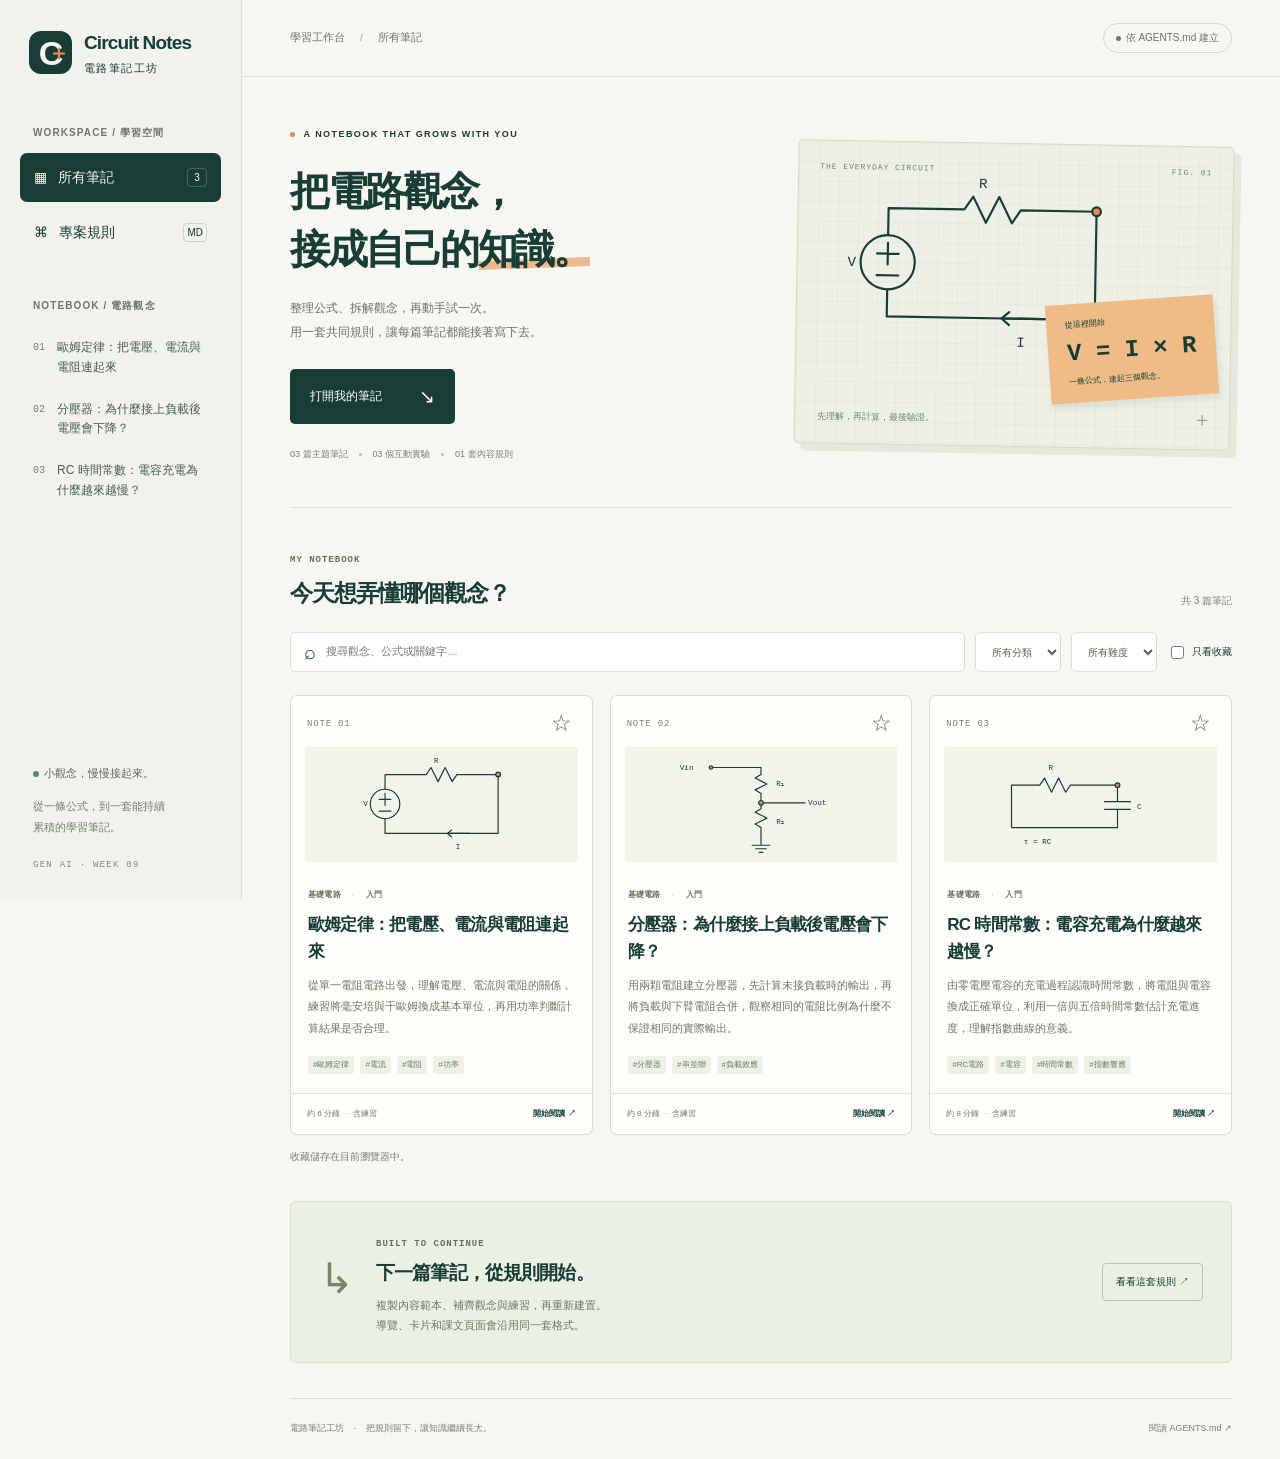
<file: docs/index.html>
<!doctype html>
<html lang="zh-Hant"><head><meta charset="utf-8"><meta name="viewport" content="width=device-width, initial-scale=1">
<title>所有筆記｜Circuit Notes 電路筆記工坊</title><meta name="description" content="用一致的規則，整理可持續擴充的電路學習筆記。">
<meta name="theme-color" content="#173d35"><link rel="icon" href="assets/favicon.svg" type="image/svg+xml">
<link rel="stylesheet" href="assets/styles.css"><script defer src="assets/app.js"></script></head>
<body><a class="skip-link" href="#main">跳至主要內容</a>
<aside class="sidebar"><a class="brand" href="index.html" aria-label="Circuit Notes 首頁"><span class="brand-symbol">C<span>＋</span></span><span>Circuit Notes<small>電路筆記工坊</small></span></a>
<span class="nav-label">WORKSPACE / 學習空間</span><nav aria-label="主要導覽"><a class="nav-main active" href="index.html" aria-current="page"><span aria-hidden="true">▦</span>所有筆記<span class="count">3</span></a><a class="nav-main " href="rules.html"><span aria-hidden="true">⌘</span>專案規則<span class="tiny">MD</span></a></nav>
<span class="nav-label notes-label">NOTEBOOK / 電路觀念</span><nav aria-label="課文導覽"><a href="lessons/ohms-law.html" class="lesson-nav " ><span>01</span>歐姆定律：把電壓、電流與電阻連起來</a><a href="lessons/voltage-divider.html" class="lesson-nav " ><span>02</span>分壓器：為什麼接上負載後電壓會下降？</a><a href="lessons/rc-time-constant.html" class="lesson-nav " ><span>03</span>RC 時間常數：電容充電為什麼越來越慢？</a></nav>
<div class="sidebar-bottom"><span class="status-dot"></span>小觀念，慢慢接起來。<p>從一條公式，到一套能持續<br>累積的學習筆記。</p><span class="edition">GEN AI · WEEK 09</span></div></aside>
<div class="workspace"><header class="topbar"><span>學習工作台 <b>/</b> 所有筆記</span><a href="rules.html" class="rules-pill"><i></i>依 AGENTS.md 建立</a></header>
<main id="main"><section class="hero"><div class="hero-copy"><span class="kicker"><i></i> A NOTEBOOK THAT GROWS WITH YOU</span><h1>把電路觀念，<br>接成自己的<span>知識。</span></h1><p>整理公式、拆解觀念，再動手試一次。<br>用一套共同規則，讓每篇筆記都能接著寫下去。</p><a href="#notebook" class="primary-button">打開我的筆記 <span>↘</span></a><div class="hero-meta"><span>03 篇主題筆記</span><i></i><span>03 個互動實驗</span><i></i><span>01 套內容規則</span></div></div>
<div class="hero-board"><div class="board-top"><span>THE EVERYDAY CIRCUIT</span><span>FIG. 01</span></div><svg viewBox="0 0 320 180" role="img" aria-label="電壓源與電阻串聯的歐姆定律電路"><path d="M65 65V40h70l8-12 12 24 12-24 12 24 8-12h70v100H65v-25"/><circle cx="65" cy="90" r="25"/><path d="M55 82h20m-10-10v20m-10 10h20"/><path d="M209 140h-38m7-6-7 6 7 6"/><text x="28" y="94">V</text><text x="148" y="20">R</text><text x="185" y="166">I</text><circle cx="257" cy="40" r="4" class="node"/></svg><div class="formula-sticker"><small>從這裡開始</small><strong>V = I × R</strong><span>一條公式，連起三個觀念。</span></div><span class="board-caption">先理解，再計算，最後驗證。</span><div class="board-plus" aria-hidden="true">＋</div></div></section>
<section id="notebook" class="notebook-section"><div class="section-title"><div><span class="eyebrow">MY NOTEBOOK</span><h2>今天想弄懂哪個觀念？</h2></div><span id="result-count" class="result-count" role="status">共 3 篇筆記</span></div>
<div class="filters"><label class="search-field"><span aria-hidden="true">⌕</span><input id="search" type="search" aria-label="搜尋筆記" placeholder="搜尋觀念、公式或關鍵字…"></label><label class="select-field"><span class="sr-only">分類</span><select id="category"><option value="">所有分類</option><option>基礎電路</option></select></label><label class="select-field"><span class="sr-only">難度</span><select id="difficulty"><option value="">所有難度</option><option>入門</option><option>進階</option></select></label><label class="saved-filter"><input id="saved-only" type="checkbox">只看收藏</label></div>
<div class="note-grid"><article class="note-card" data-search="歐姆定律：把電壓、電流與電阻連起來 從單一電阻電路出發，理解電壓、電流與電阻的關係，練習將毫安培與千歐姆換成基本單位，再用功率判斷計算結果是否合理。 基礎電路 歐姆定律 電流 電阻 功率" data-category="基礎電路" data-difficulty="入門" data-slug="ohms-law">
<div class="card-head"><span class="note-number">NOTE 01</span><button class="bookmark" data-bookmark="ohms-law" aria-label="收藏：歐姆定律：把電壓、電流與電阻連起來" aria-pressed="false"><span aria-hidden="true">☆</span></button></div>
<a class="diagram-link" href="lessons/ohms-law.html" aria-label="閱讀歐姆定律：把電壓、電流與電阻連起來"><svg viewBox="0 0 320 180" role="img" aria-label="電壓源與電阻串聯的歐姆定律電路"><path d="M65 65V40h70l8-12 12 24 12-24 12 24 8-12h70v100H65v-25"/><circle cx="65" cy="90" r="25"/><path d="M55 82h20m-10-10v20m-10 10h20"/><path d="M209 140h-38m7-6-7 6 7 6"/><text x="28" y="94">V</text><text x="148" y="20">R</text><text x="185" y="166">I</text><circle cx="257" cy="40" r="4" class="node"/></svg></a>
<div class="card-body"><span class="eyebrow">基礎電路 <b>·</b> 入門</span><h3><a href="lessons/ohms-law.html">歐姆定律：把電壓、電流與電阻連起來</a></h3><p>從單一電阻電路出發，理解電壓、電流與電阻的關係，練習將毫安培與千歐姆換成基本單位，再用功率判斷計算結果是否合理。</p><div class="tags"><span>#歐姆定律</span><span>#電流</span><span>#電阻</span><span>#功率</span></div></div>
<a class="card-bottom" href="lessons/ohms-law.html"><span>約 6 分鐘 <b>·</b> 含練習</span><span>開始閱讀 ↗</span></a></article><article class="note-card" data-search="分壓器：為什麼接上負載後電壓會下降？ 用兩顆電阻建立分壓器，先計算未接負載時的輸出，再將負載與下臂電阻合併，觀察相同的電阻比例為什麼不保證相同的實際輸出。 基礎電路 分壓器 串並聯 負載效應" data-category="基礎電路" data-difficulty="入門" data-slug="voltage-divider">
<div class="card-head"><span class="note-number">NOTE 02</span><button class="bookmark" data-bookmark="voltage-divider" aria-label="收藏：分壓器：為什麼接上負載後電壓會下降？" aria-pressed="false"><span aria-hidden="true">☆</span></button></div>
<a class="diagram-link" href="lessons/voltage-divider.html" aria-label="閱讀分壓器：為什麼接上負載後電壓會下降？"><svg viewBox="0 0 320 180" role="img" aria-label="上方R₁與下方R₂串聯，輸出取中間節點的分壓器"><path d="M75 28h85v12l-10 6 20 10-20 10 10 6v16m0 0v10l-10 6 20 10-20 10 10 6v30m0-72h75m-90 72h30m-24 6h18m-12 6h6"/><text x="186" y="60">R₁</text><text x="186" y="124">R₂</text><text x="22" y="32">Vin</text><text x="240" y="92">Vout</text><circle cx="75" cy="28" r="3" class="node"/><circle cx="160" cy="88" r="4" class="node"/></svg></a>
<div class="card-body"><span class="eyebrow">基礎電路 <b>·</b> 入門</span><h3><a href="lessons/voltage-divider.html">分壓器：為什麼接上負載後電壓會下降？</a></h3><p>用兩顆電阻建立分壓器，先計算未接負載時的輸出，再將負載與下臂電阻合併，觀察相同的電阻比例為什麼不保證相同的實際輸出。</p><div class="tags"><span>#分壓器</span><span>#串並聯</span><span>#負載效應</span></div></div>
<a class="card-bottom" href="lessons/voltage-divider.html"><span>約 8 分鐘 <b>·</b> 含練習</span><span>開始閱讀 ↗</span></a></article><article class="note-card" data-search="RC 時間常數：電容充電為什麼越來越慢？ 由零電壓電容的充電過程認識時間常數，將電阻與電容換成正確單位，利用一倍與五倍時間常數估計充電進度，理解指數曲線的意義。 基礎電路 RC電路 電容 時間常數 指數響應" data-category="基礎電路" data-difficulty="入門" data-slug="rc-time-constant">
<div class="card-head"><span class="note-number">NOTE 03</span><button class="bookmark" data-bookmark="rc-time-constant" aria-label="收藏：RC 時間常數：電容充電為什麼越來越慢？" aria-pressed="false"><span aria-hidden="true">☆</span></button></div>
<a class="diagram-link" href="lessons/rc-time-constant.html" aria-label="閱讀RC 時間常數：電容充電為什麼越來越慢？"><svg viewBox="0 0 320 180" role="img" aria-label="串聯電阻與電容的RC充電電路"><path d="M42 130V58h48l8-12 12 24 12-24 12 24 8-12h80v28m-22 0h44m-44 13h44m-22 0v31H42"/><text x="105" y="32">R</text><text x="255" y="98">C</text><text x="63" y="158">τ = RC</text><circle cx="222" cy="58" r="4" class="node"/></svg></a>
<div class="card-body"><span class="eyebrow">基礎電路 <b>·</b> 入門</span><h3><a href="lessons/rc-time-constant.html">RC 時間常數：電容充電為什麼越來越慢？</a></h3><p>由零電壓電容的充電過程認識時間常數，將電阻與電容換成正確單位，利用一倍與五倍時間常數估計充電進度，理解指數曲線的意義。</p><div class="tags"><span>#RC電路</span><span>#電容</span><span>#時間常數</span><span>#指數響應</span></div></div>
<a class="card-bottom" href="lessons/rc-time-constant.html"><span>約 8 分鐘 <b>·</b> 含練習</span><span>開始閱讀 ↗</span></a></article></div><div id="empty-state" class="empty-state" hidden><strong>還沒有符合的筆記</strong><p>試試其他關鍵字，或取消「只看收藏」。</p><button id="reset-filters" class="text-button">清除所有篩選 ↺</button></div><p id="storage-note" class="storage-note">收藏儲存在目前瀏覽器中。</p></section>
<section class="extension-banner"><span class="extension-icon" aria-hidden="true">↳</span><div><span class="eyebrow">BUILT TO CONTINUE</span><h2>下一篇筆記，從規則開始。</h2><p>複製內容範本、補齊觀念與練習，再重新建置。<br>導覽、卡片和課文頁面會沿用同一套格式。</p></div><a href="rules.html" class="secondary-button">看看這套規則 ↗</a></section></main><footer><span>電路筆記工坊 <b>·</b> 把規則留下，讓知識繼續長大。</span><a href="AGENTS.md">閱讀 AGENTS.md ↗</a></footer></div>
</body></html>
</file>
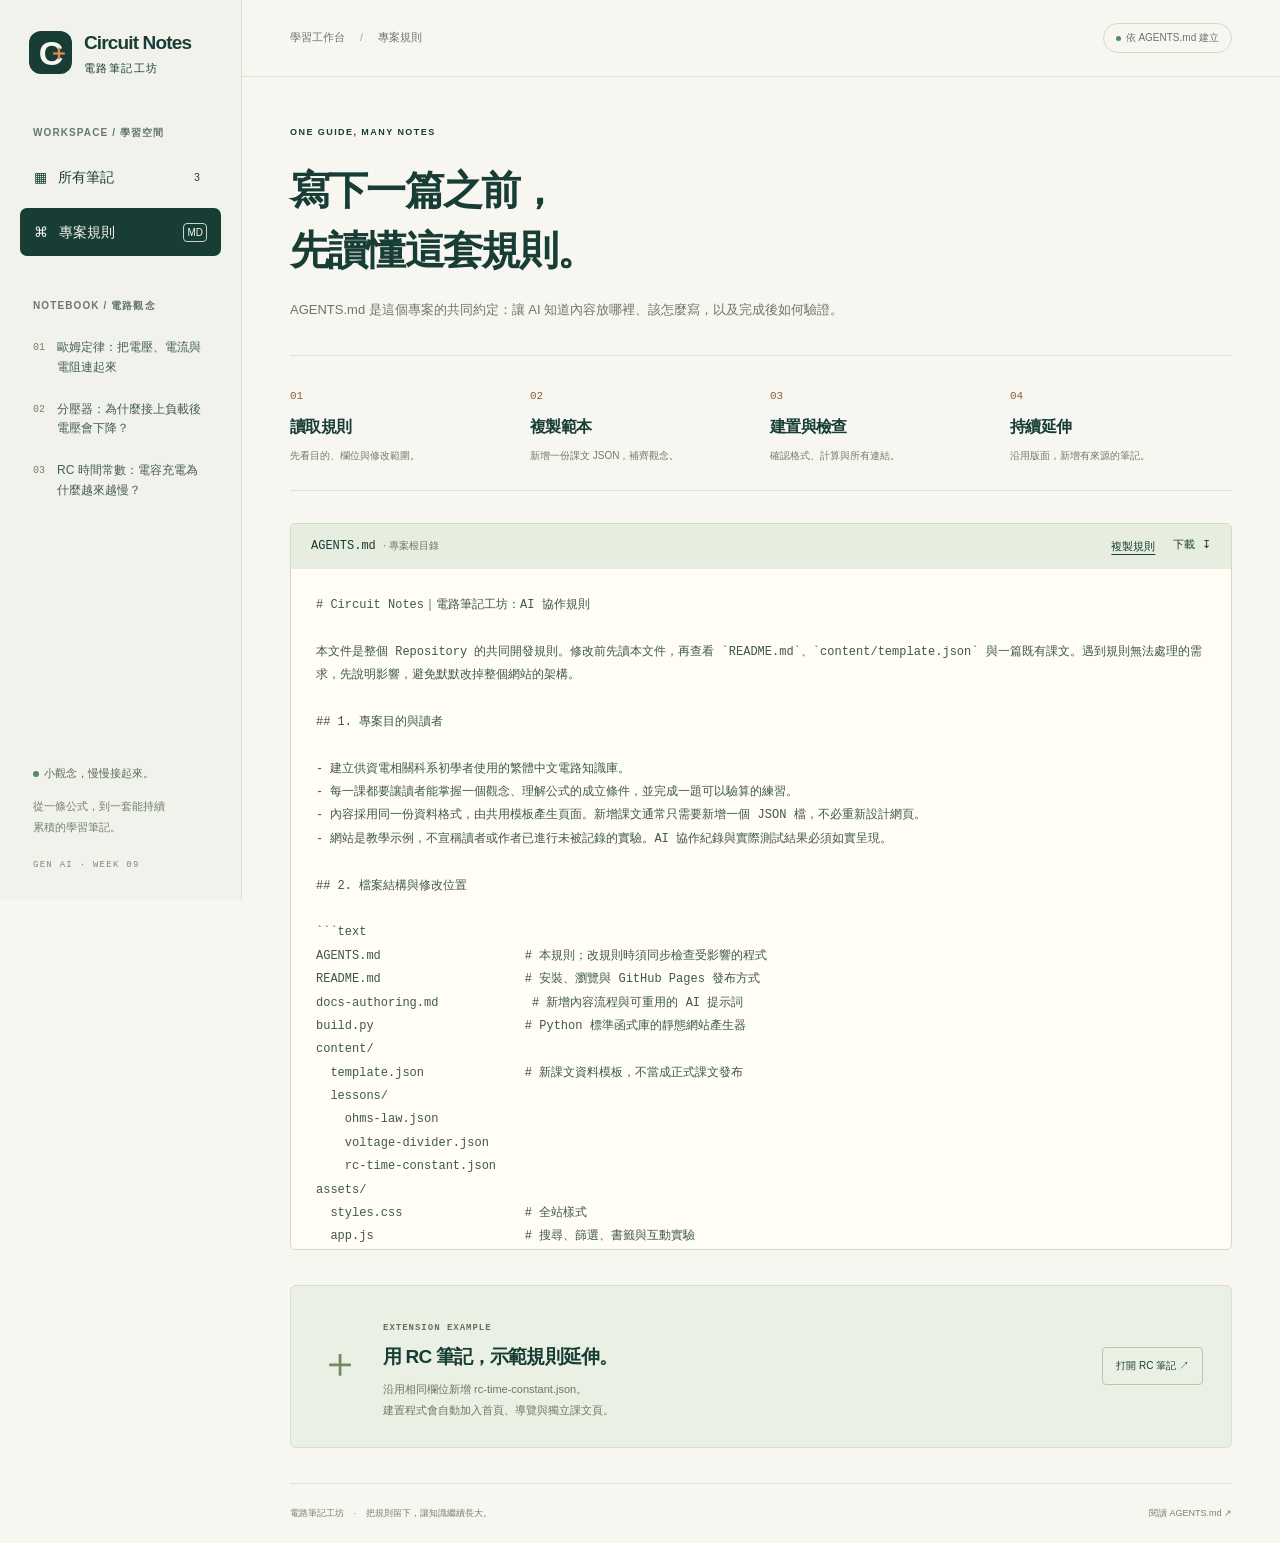
<file: docs/rules.html>
<!doctype html>
<html lang="zh-Hant"><head><meta charset="utf-8"><meta name="viewport" content="width=device-width, initial-scale=1">
<title>專案規則｜Circuit Notes 電路筆記工坊</title><meta name="description" content="用一致的規則，整理可持續擴充的電路學習筆記。">
<meta name="theme-color" content="#173d35"><link rel="icon" href="assets/favicon.svg" type="image/svg+xml">
<link rel="stylesheet" href="assets/styles.css"><script defer src="assets/app.js"></script></head>
<body><a class="skip-link" href="#main">跳至主要內容</a>
<aside class="sidebar"><a class="brand" href="index.html" aria-label="Circuit Notes 首頁"><span class="brand-symbol">C<span>＋</span></span><span>Circuit Notes<small>電路筆記工坊</small></span></a>
<span class="nav-label">WORKSPACE / 學習空間</span><nav aria-label="主要導覽"><a class="nav-main " href="index.html" ><span aria-hidden="true">▦</span>所有筆記<span class="count">3</span></a><a class="nav-main active" href="rules.html"><span aria-hidden="true">⌘</span>專案規則<span class="tiny">MD</span></a></nav>
<span class="nav-label notes-label">NOTEBOOK / 電路觀念</span><nav aria-label="課文導覽"><a href="lessons/ohms-law.html" class="lesson-nav " ><span>01</span>歐姆定律：把電壓、電流與電阻連起來</a><a href="lessons/voltage-divider.html" class="lesson-nav " ><span>02</span>分壓器：為什麼接上負載後電壓會下降？</a><a href="lessons/rc-time-constant.html" class="lesson-nav " ><span>03</span>RC 時間常數：電容充電為什麼越來越慢？</a></nav>
<div class="sidebar-bottom"><span class="status-dot"></span>小觀念，慢慢接起來。<p>從一條公式，到一套能持續<br>累積的學習筆記。</p><span class="edition">GEN AI · WEEK 09</span></div></aside>
<div class="workspace"><header class="topbar"><span>學習工作台 <b>/</b> 專案規則</span><a href="rules.html" class="rules-pill"><i></i>依 AGENTS.md 建立</a></header>
<main id="main"><section class="rules-heading"><span class="kicker">ONE GUIDE, MANY NOTES</span><h1>寫下一篇之前，<br>先讀懂這套規則。</h1><p>AGENTS.md 是這個專案的共同約定：讓 AI 知道內容放哪裡、該怎麼寫，以及完成後如何驗證。</p></section><section class="workflow"><div><span>01</span><h2>讀取規則</h2><p>先看目的、欄位與修改範圍。</p></div><div><span>02</span><h2>複製範本</h2><p>新增一份課文 JSON，補齊觀念。</p></div><div><span>03</span><h2>建置與檢查</h2><p>確認格式、計算與所有連結。</p></div><div><span>04</span><h2>持續延伸</h2><p>沿用版面，新增有來源的筆記。</p></div></section><section class="rules-document"><div class="code-toolbar"><span>AGENTS.md <small>· 專案根目錄</small></span><div><button id="copy-rules" class="text-button">複製規則</button><a href="AGENTS.md" download>下載 ↧</a></div></div><pre id="rules-text"># Circuit Notes｜電路筆記工坊：AI 協作規則

本文件是整個 Repository 的共同開發規則。修改前先讀本文件，再查看 `README.md`、`content/template.json` 與一篇既有課文。遇到規則無法處理的需求，先說明影響，避免默默改掉整個網站的架構。

## 1. 專案目的與讀者

- 建立供資電相關科系初學者使用的繁體中文電路知識庫。
- 每一課都要讓讀者能掌握一個觀念、理解公式的成立條件，並完成一題可以驗算的練習。
- 內容採用同一份資料格式，由共用模板產生頁面。新增課文通常只需要新增一個 JSON 檔，不必重新設計網頁。
- 網站是教學示例，不宣稱讀者或作者已進行未被記錄的實驗。AI 協作紀錄與實際測試結果必須如實呈現。

## 2. 檔案結構與修改位置

```text
AGENTS.md                    # 本規則；改規則時須同步檢查受影響的程式
README.md                    # 安裝、瀏覽與 GitHub Pages 發布方式
docs-authoring.md             # 新增內容流程與可重用的 AI 提示詞
build.py                     # Python 標準函式庫的靜態網站產生器
content/
  template.json              # 新課文資料模板，不當成正式課文發布
  lessons/
    ohms-law.json
    voltage-divider.json
    rc-time-constant.json
assets/
  styles.css                 # 全站樣式
  app.js                     # 搜尋、篩選、書籤與互動實驗
tests/
  check_project.py           # 專案驗收程式
docs/                        # build.py 產生，GitHub Pages 的發布目錄
  index.html
  rules.html
  404.html
  lessons/&lt;slug&gt;.html
```

**不可直接修改 `docs/` 內的產出檔。** 先修改 `content/`、`assets/` 或 `build.py`，再重新執行建置，並一併提交產出。不要把暫存檔、憑證、個人瀏覽器資料或 API 金鑰加入 Repository。

## 3. 命名與資料格式

- 一篇課文一個檔案：`content/lessons/&lt;slug&gt;.json`。
- `slug` 使用小寫英文字母、數字與連字號，例如 `rc-time-constant`；必須與檔名一致，不可與既有課文重複。
- 檔案採 UTF-8、有效 JSON、兩格縮排。不要加入註解或尾逗號。
- 保留以下欄位名稱；一般加課文不要自行增加新的資料結構。

| 欄位 | 格式與用途 |
| --- | --- |
| `slug` | 唯一識別名稱，同時用於網址 |
| `title` | 繁體中文課名，直接說明本課主題 |
| `summary` | 能獨立閱讀的簡介，建議約 45～85 個中文字 |
| `category` | 分類；本專案既有內容使用 `基礎電路` |
| `difficulty` | 難度；既有內容使用 `入門` |
| `minutes` | 正整數，預估閱讀與操作時間，不冒稱實際量測時間 |
| `order` | 整數，決定課文的預設排列；新增時查看現有值 |
| `tags` | 字串陣列，採具體關鍵詞，例如 `電阻`、`分壓` |
| `objectives` | 字串陣列，以讀者讀完後能完成的事描述學習目標 |
| `sections` | 段落物件陣列，每個物件有 `heading`、`paragraphs`，可加 `formula` |
| `sections[].paragraphs` | 純文字字串陣列，不放 HTML 或可執行內容 |
| `sections[].formula` | 選填的純文字公式，使用 Unicode，例如 `τ = R × C` |
| `pitfalls` | 字串陣列，指出易錯觀念與使用限制 |
| `exercise` | 物件，必須包含 `question`、`hint`、`answer` 三個字串 |
| `lab` | 僅使用 `ohm`、`divider`、`rc` 或 `none` |
| `sources` | 來源物件陣列，每個物件包含 `label` 與可開啟的 `url` |

欄位範例：RC 課文使用 `&quot;slug&quot;: &quot;rc-time-constant&quot;`、`&quot;lab&quot;: &quot;rc&quot;`，觀念段落的 `formula` 可寫 `&quot;τ = R × C；Vc(t) = Vs × (1 − e^(−t/τ))&quot;`。完整 JSON 請以 `content/template.json` 與既有課文作為格式範例，不要將模板直接當正式文章發布。

## 4. 每篇課文的內容標準

頁面順序固定為：**簡介 → 學習目標 → 觀念與公式 → 互動實驗（若有）→ 易錯提醒 → 小練習 → 參考來源**。

- 課文一般分成 3～4 個觀念段落；每段先說明物理意義，再給必要公式或數值例子。
- 首次出現變數時說明其意義與單位；區分 Ω、kΩ、F、μF、s、ms。計算時先換成一致的 SI 單位。
- 寫清楚模型假設。例如理想分壓公式的輸出端未接負載；RC 充電曲線需要說明初始電壓與輸入條件。
- 每篇至少有一題數值明確的小練習，提示與答案分開。答案包含運算步驟、合理有效位數與單位。
- 來源優先採大學公開教材、元件廠商官方教學或官方技術文件。開啟並核對來源是否真的支持該段內容；不要只貼搜尋結果頁或無關首頁。
- 外部內容應以自己的文字重述。不可複製大段文章、虛構實驗結果、捏造引用或把 AI 回覆當成已核實來源。
- 一般教學內容以文字與既有互動元件完成，不引入追蹤服務、登入機制、付費 API 或外部 CDN。

## 5. 視覺、互動與無障礙

- 品牌名稱為「Circuit Notes｜電路筆記工坊」。整體風格像清楚、安靜的工程筆記，優先呈現閱讀與練習內容。
- 主色墨綠 `#173d35`、底色米白 `#f7f6f0`、輔色橘 `#e78a51`。使用既有 CSS 變數與共用元件，避免每篇自行配色。
- 採系統字體，中文字體可使用本機可用的無襯線字體。文字須保持足夠對比，不能只靠顏色表達狀態。
- 桌面與手機都須可閱讀；窄螢幕下欄位能自然換行，不能以固定寬度造成水平溢出。
- 使用語意化標籤、合理標題層級、可辨識的連結文字。所有表單控制都有標籤，按鈕可用鍵盤操作並保留焦點樣式。
- 首頁搜尋涵蓋課名、簡介與標籤；分類與難度可組合使用，無結果時要顯示清楚提示。
- 書籤只存於瀏覽器 `localStorage`。儲存不可用時，網站的閱讀與篩選仍須能運作。
- 互動實驗的輸入值與輸出結果須附單位。處理空值、無效數值與不合理的除數，避免顯示 `NaN` 或 `Infinity`。

## 6. AI 新增一篇課文的固定流程

1. 讀取本文件、`content/template.json` 與主題最接近的既有 JSON。
2. 檢查現有 slug、排序值與來源，決定新課文的範圍、假設和練習。
3. 複製模板為 `content/lessons/&lt;new-slug&gt;.json`，填完所有欄位並核對公式、單位和來源。
4. 若既有互動元件適用，選用對應的 `lab`；不適用就設為 `none`。不要為了放文章而改造互動 API。
5. 執行 `python build.py` 重新產生網站，再執行 `python tests/check_project.py`。
6. 透過本機 HTTP 伺服器檢查首頁、新課文、導覽、搜尋、篩選、書籤及小練習。若無瀏覽器可用，要明確記錄此限制。
7. 查看 Git 差異，確認只包含新文章與必要產出，回報新增檔案、來源、執行過的檢查和仍未驗證的項目。

延伸範例：新增 `rc-time-constant.json` 後，共用產生器應建立 `docs/lessons/rc-time-constant.html`，首頁自動出現 RC 課文、標籤與閱讀連結；其他兩課不需要重寫。未來新增串聯電阻課文時，同樣沿用此流程並選 `lab: &quot;none&quot;`。

## 7. 修改邊界與驗收

- 只加內容時，通常只改 `content/lessons/` 與重新產生的 `docs/`。
- 只有新的顯示需求無法由既有格式表達時，才修改 schema、產生器或共用樣式；此時一併更新模板、文件與相關驗證。
- 不刪除既有課文、不任意改 slug；若需更名，先處理舊連結與導覽。
- 不在新增文章的任務中順便更換框架、套件、配色、發布方式或整站文案。
- 不執行未經要求的部署、變更分享權限、刪除 Repository 或暴露憑證。已被使用者明確授權的發布任務可在完成檢查後進行。

基本驗收命令：

```bash
python build.py
python tests/check_project.py
python -m http.server 8000 --directory docs
```

最後一個命令只啟動預覽，不代表已公開。發布前須確認：資料合法、內部連結存在、產出與來源一致、互動值可以驗算、手機與鍵盤可操作；部署後再核對真實的 Repository 與網頁網址。沒有執行的檢查不能寫成通過。
</pre><p id="copy-status" class="sr-only" role="status"></p></section><section class="extension-banner"><span class="extension-icon" aria-hidden="true">＋</span><div><span class="eyebrow">EXTENSION EXAMPLE</span><h2>用 RC 筆記，示範規則延伸。</h2><p>沿用相同欄位新增 rc-time-constant.json。<br>建置程式會自動加入首頁、導覽與獨立課文頁。</p></div><a class="secondary-button" href="lessons/rc-time-constant.html">打開 RC 筆記 ↗</a></section></main><footer><span>電路筆記工坊 <b>·</b> 把規則留下，讓知識繼續長大。</span><a href="AGENTS.md">閱讀 AGENTS.md ↗</a></footer></div>
</body></html>
</file>
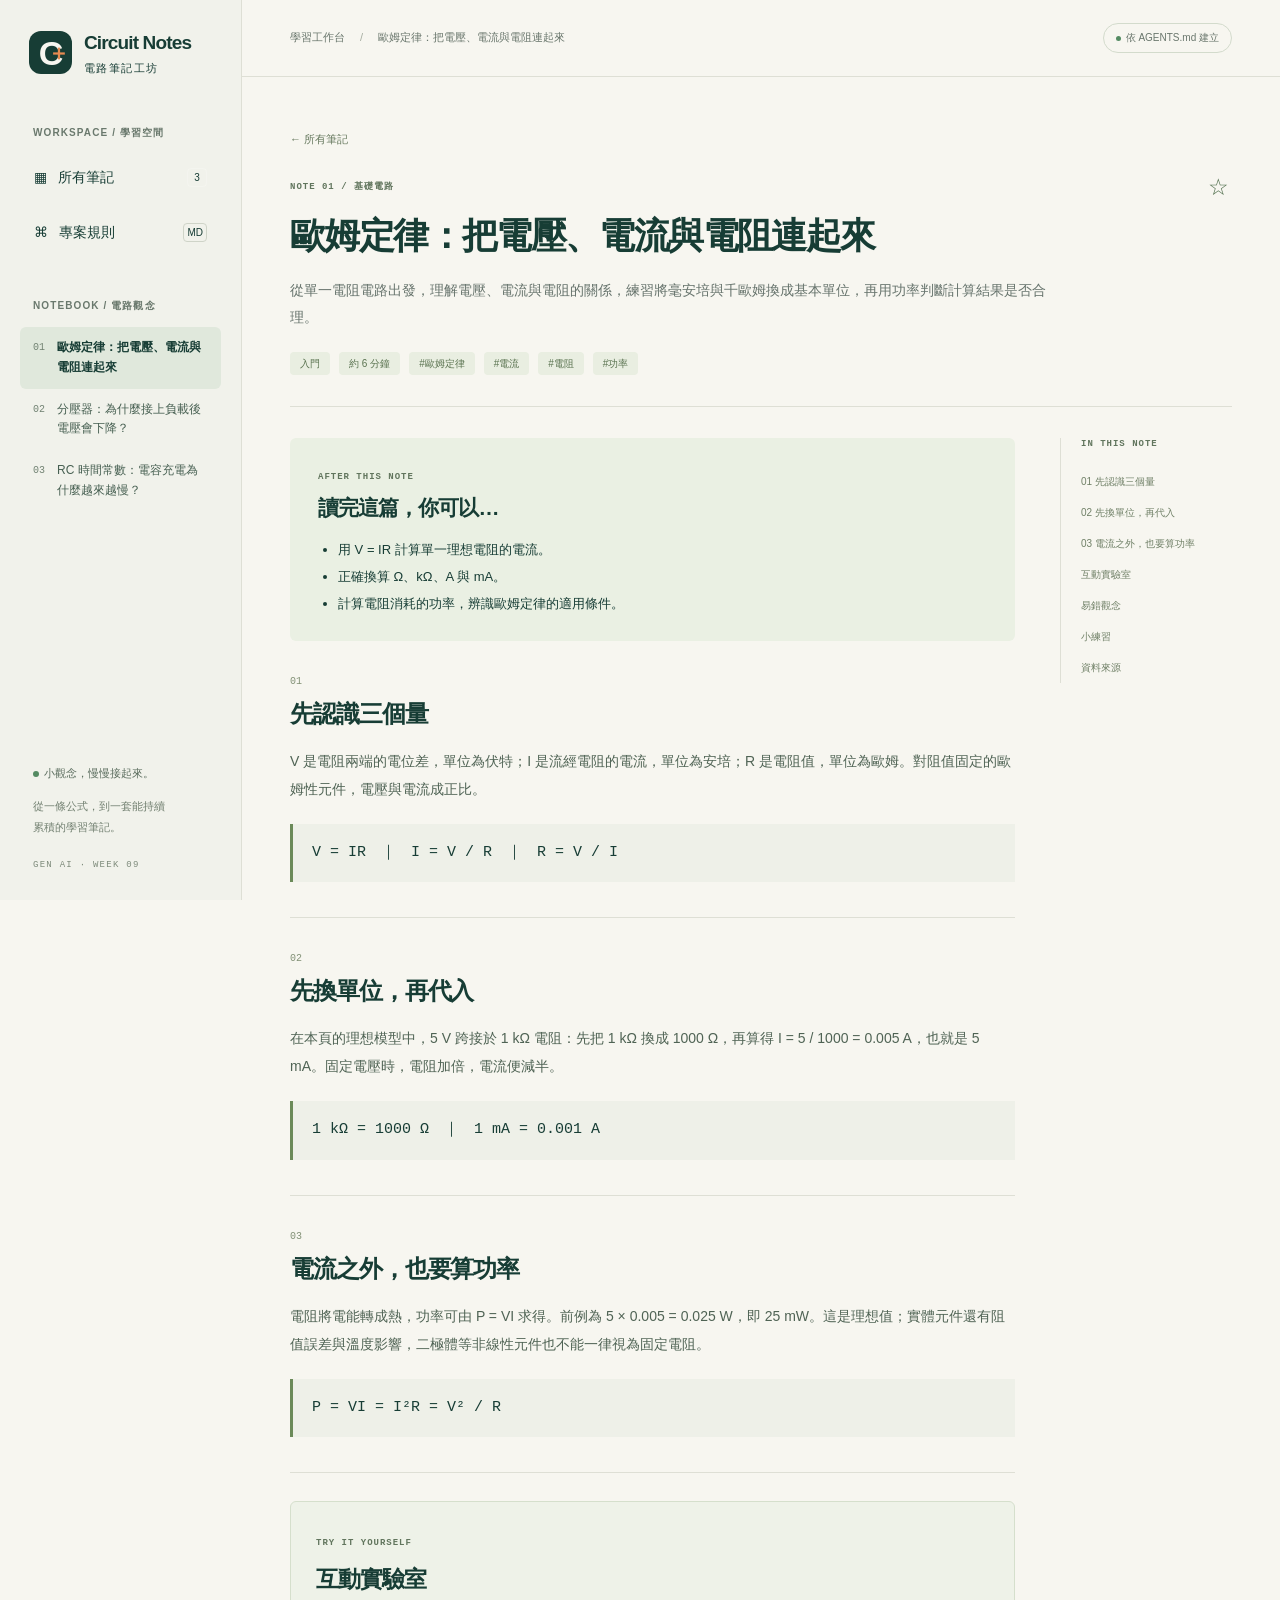
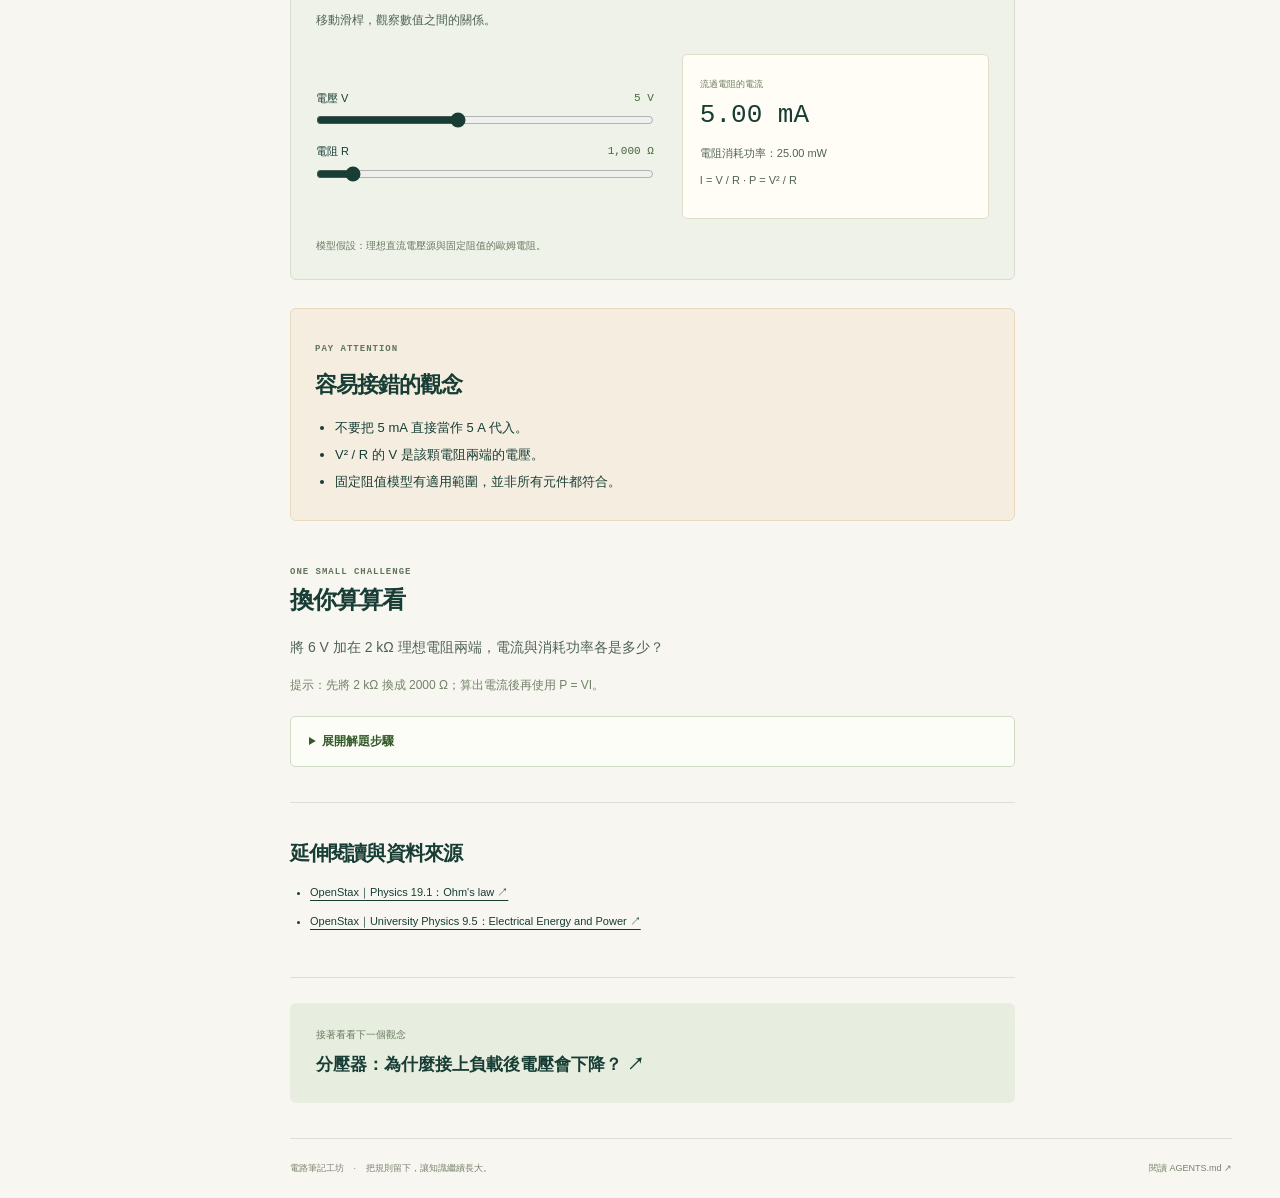
<file: docs/lessons/ohms-law.html>
<!doctype html>
<html lang="zh-Hant"><head><meta charset="utf-8"><meta name="viewport" content="width=device-width, initial-scale=1">
<title>歐姆定律：把電壓、電流與電阻連起來｜Circuit Notes 電路筆記工坊</title><meta name="description" content="從單一電阻電路出發，理解電壓、電流與電阻的關係，練習將毫安培與千歐姆換成基本單位，再用功率判斷計算結果是否合理。">
<meta name="theme-color" content="#173d35"><link rel="icon" href="../assets/favicon.svg" type="image/svg+xml">
<link rel="stylesheet" href="../assets/styles.css"><script defer src="../assets/app.js"></script></head>
<body><a class="skip-link" href="#main">跳至主要內容</a>
<aside class="sidebar"><a class="brand" href="../index.html" aria-label="Circuit Notes 首頁"><span class="brand-symbol">C<span>＋</span></span><span>Circuit Notes<small>電路筆記工坊</small></span></a>
<span class="nav-label">WORKSPACE / 學習空間</span><nav aria-label="主要導覽"><a class="nav-main " href="../index.html" ><span aria-hidden="true">▦</span>所有筆記<span class="count">3</span></a><a class="nav-main " href="../rules.html"><span aria-hidden="true">⌘</span>專案規則<span class="tiny">MD</span></a></nav>
<span class="nav-label notes-label">NOTEBOOK / 電路觀念</span><nav aria-label="課文導覽"><a href="../lessons/ohms-law.html" class="lesson-nav active" aria-current="page"><span>01</span>歐姆定律：把電壓、電流與電阻連起來</a><a href="../lessons/voltage-divider.html" class="lesson-nav " ><span>02</span>分壓器：為什麼接上負載後電壓會下降？</a><a href="../lessons/rc-time-constant.html" class="lesson-nav " ><span>03</span>RC 時間常數：電容充電為什麼越來越慢？</a></nav>
<div class="sidebar-bottom"><span class="status-dot"></span>小觀念，慢慢接起來。<p>從一條公式，到一套能持續<br>累積的學習筆記。</p><span class="edition">GEN AI · WEEK 09</span></div></aside>
<div class="workspace"><header class="topbar"><span>學習工作台 <b>/</b> 歐姆定律：把電壓、電流與電阻連起來</span><a href="../rules.html" class="rules-pill"><i></i>依 AGENTS.md 建立</a></header>
<main id="main"><div class="lesson-heading"><a href="../index.html" class="back-link">← 所有筆記</a><div class="lesson-heading-meta"><span class="eyebrow">NOTE 01 / 基礎電路</span><button class="bookmark" data-bookmark="ohms-law" aria-label="收藏：歐姆定律：把電壓、電流與電阻連起來" aria-pressed="false"><span aria-hidden="true">☆</span></button></div><h1>歐姆定律：把電壓、電流與電阻連起來</h1><p>從單一電阻電路出發，理解電壓、電流與電阻的關係，練習將毫安培與千歐姆換成基本單位，再用功率判斷計算結果是否合理。</p><div class="lesson-meta"><span>入門</span><span>約 6 分鐘</span><span>#歐姆定律</span><span>#電流</span><span>#電阻</span><span>#功率</span></div></div>
<div class="reading-layout"><article class="lesson-content"><section class="objectives"><span class="eyebrow">AFTER THIS NOTE</span><h2>讀完這篇，你可以…</h2><ul><li>用 V = IR 計算單一理想電阻的電流。</li><li>正確換算 Ω、kΩ、A 與 mA。</li><li>計算電阻消耗的功率，辨識歐姆定律的適用條件。</li></ul></section><section class="lesson-section" id="section-1"><span class="section-index">01</span><h2>先認識三個量</h2><p>V 是電阻兩端的電位差，單位為伏特；I 是流經電阻的電流，單位為安培；R 是電阻值，單位為歐姆。對阻值固定的歐姆性元件，電壓與電流成正比。</p><div class="formula-box">V = IR　｜　I = V / R　｜　R = V / I</div></section><section class="lesson-section" id="section-2"><span class="section-index">02</span><h2>先換單位，再代入</h2><p>在本頁的理想模型中，5 V 跨接於 1 kΩ 電阻：先把 1 kΩ 換成 1000 Ω，再算得 I = 5 / 1000 = 0.005 A，也就是 5 mA。固定電壓時，電阻加倍，電流便減半。</p><div class="formula-box">1 kΩ = 1000 Ω　｜　1 mA = 0.001 A</div></section><section class="lesson-section" id="section-3"><span class="section-index">03</span><h2>電流之外，也要算功率</h2><p>電阻將電能轉成熱，功率可由 P = VI 求得。前例為 5 × 0.005 = 0.025 W，即 25 mW。這是理想值；實體元件還有阻值誤差與溫度影響，二極體等非線性元件也不能一律視為固定電阻。</p><div class="formula-box">P = VI = I²R = V² / R</div></section><section id="lab" class="lesson-section lab" data-lab="ohm"><span class="eyebrow">TRY IT YOURSELF</span><h2>互動實驗室</h2><p>移動滑桿，觀察數值之間的關係。</p><div class="lab-layout"><div class="lab-controls"><label class="range-label" for="voltage"><span>電壓 V</span><output id="voltage-value" for="voltage">5 V</output></label><input type="range" id="voltage" min="0" max="12" value="5" step="0.1" data-unit="V"><label class="range-label" for="resistance"><span>電阻 R</span><output id="resistance-value" for="resistance">1000 Ω</output></label><input type="range" id="resistance" min="100" max="10000" value="1000" step="100" data-unit="Ω"></div><div class="lab-result" id="lab-result" role="status" aria-live="polite"></div></div><small class="model-note">模型假設：理想直流電壓源與固定阻值的歐姆電阻。</small></section><section id="pitfalls" class="lesson-section pitfalls"><span class="eyebrow">PAY ATTENTION</span><h2>容易接錯的觀念</h2><ul><li>不要把 5 mA 直接當作 5 A 代入。</li><li>V² / R 的 V 是該顆電阻兩端的電壓。</li><li>固定阻值模型有適用範圍，並非所有元件都符合。</li></ul></section>
<section id="exercise" class="lesson-section exercise"><span class="eyebrow">ONE SMALL CHALLENGE</span><h2>換你算算看</h2><p>將 6 V 加在 2 kΩ 理想電阻兩端，電流與消耗功率各是多少？</p><p class="hint">提示：先將 2 kΩ 換成 2000 Ω；算出電流後再使用 P = VI。</p><details><summary>展開解題步驟</summary><p>I = 6 / 2000 = 0.003 A = 3 mA；P = 6 × 0.003 = 0.018 W = 18 mW。</p></details></section><section id="sources" class="lesson-section sources"><h2>延伸閱讀與資料來源</h2><ul><li><a href="https://openstax.org/books/physics/pages/19-1-ohms-law" target="_blank" rel="noopener noreferrer">OpenStax｜Physics 19.1：Ohm&#x27;s law ↗</a></li><li><a href="https://openstax.org/books/university-physics-volume-2/pages/9-5-electrical-energy-and-power" target="_blank" rel="noopener noreferrer">OpenStax｜University Physics 9.5：Electrical Energy and Power ↗</a></li></ul></section><a class="next-note" href="voltage-divider.html"><span>接著看看下一個觀念</span><strong>分壓器：為什麼接上負載後電壓會下降？ ↗</strong></a></article><aside class="toc" aria-label="本篇目錄"><span class="eyebrow">IN THIS NOTE</span><a href="#section-1">01 先認識三個量</a><a href="#section-2">02 先換單位，再代入</a><a href="#section-3">03 電流之外，也要算功率</a><a href="#lab">互動實驗室</a><a href="#pitfalls">易錯觀念</a><a href="#exercise">小練習</a><a href="#sources">資料來源</a></aside></div></main><footer><span>電路筆記工坊 <b>·</b> 把規則留下，讓知識繼續長大。</span><a href="../AGENTS.md">閱讀 AGENTS.md ↗</a></footer></div>
</body></html>
</file>
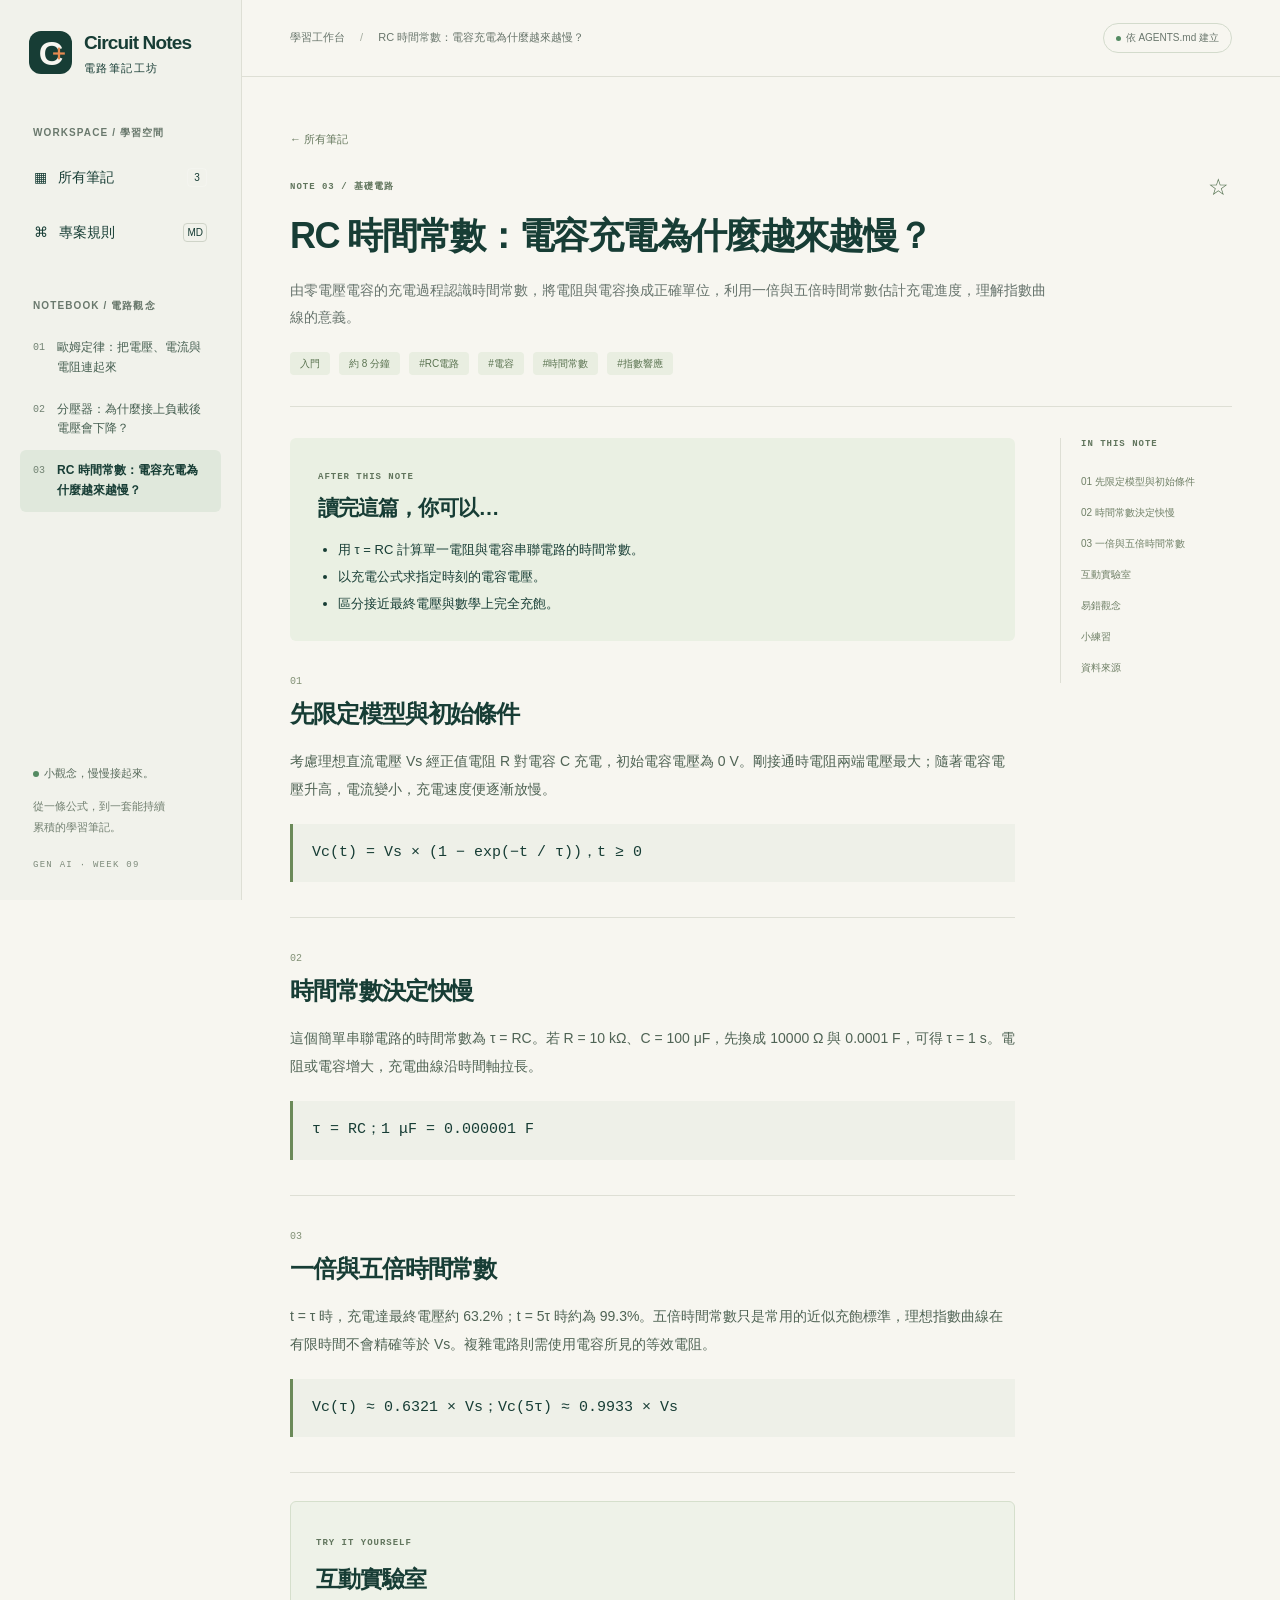
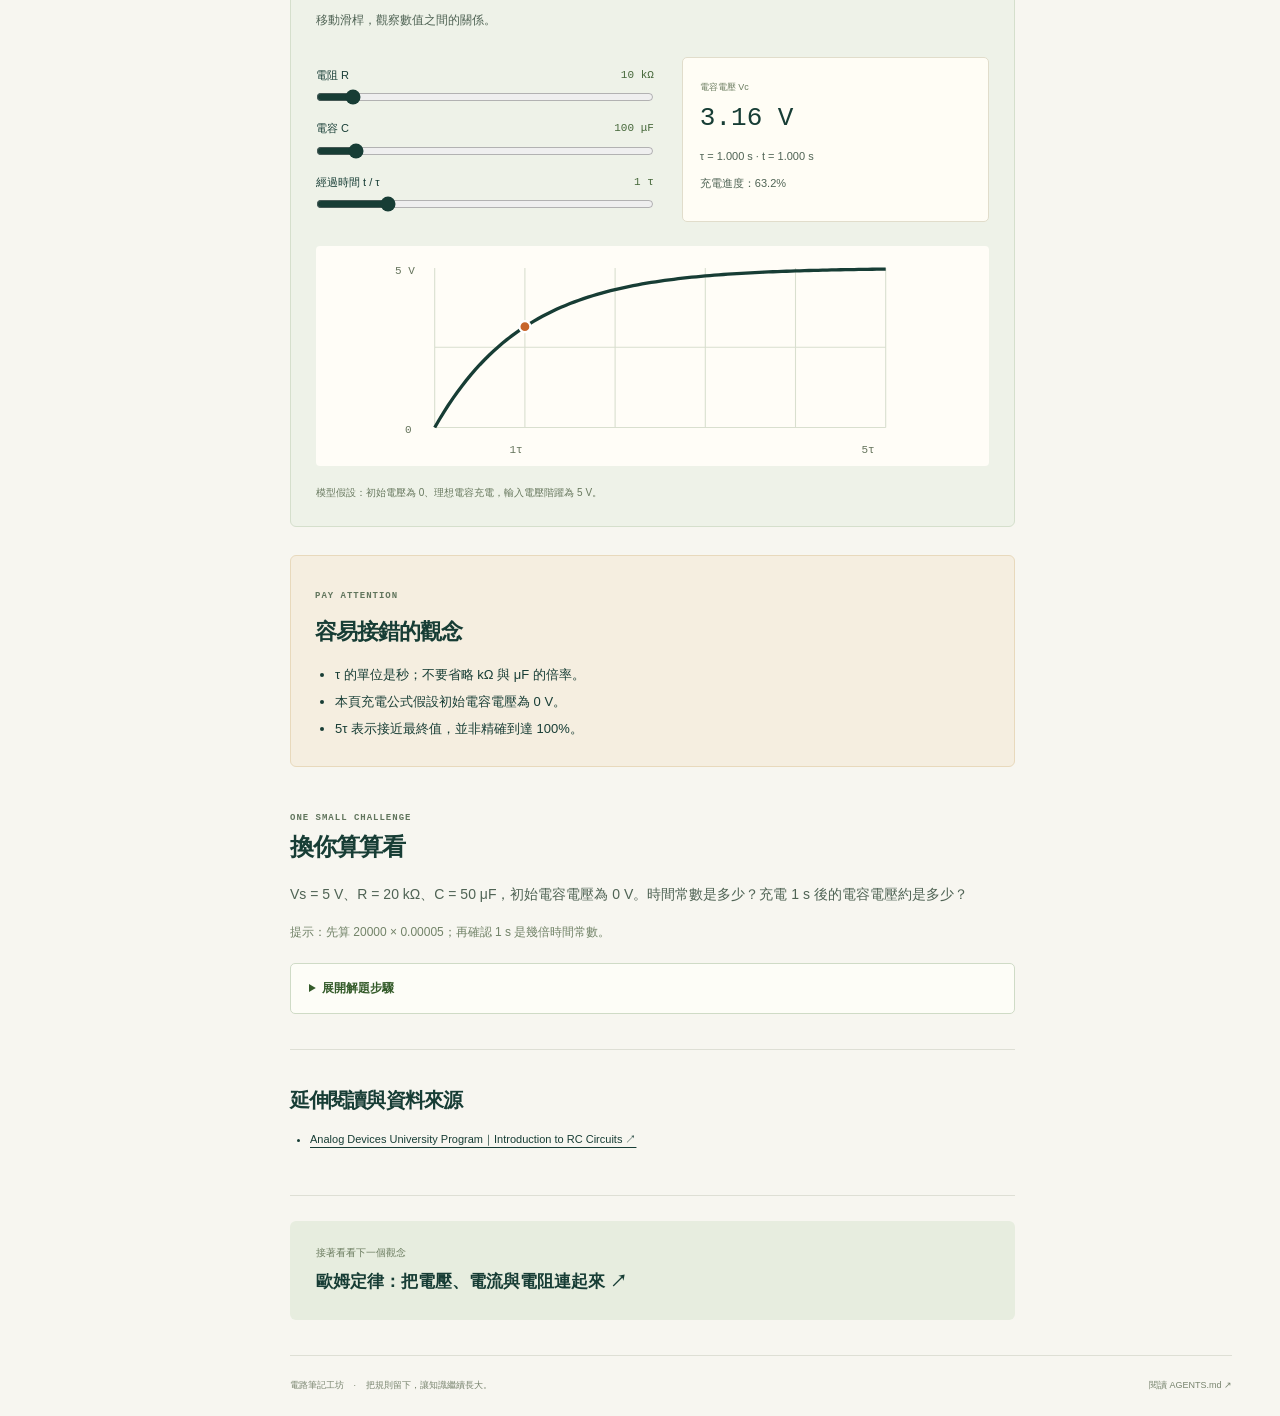
<file: docs/lessons/rc-time-constant.html>
<!doctype html>
<html lang="zh-Hant"><head><meta charset="utf-8"><meta name="viewport" content="width=device-width, initial-scale=1">
<title>RC 時間常數：電容充電為什麼越來越慢？｜Circuit Notes 電路筆記工坊</title><meta name="description" content="由零電壓電容的充電過程認識時間常數，將電阻與電容換成正確單位，利用一倍與五倍時間常數估計充電進度，理解指數曲線的意義。">
<meta name="theme-color" content="#173d35"><link rel="icon" href="../assets/favicon.svg" type="image/svg+xml">
<link rel="stylesheet" href="../assets/styles.css"><script defer src="../assets/app.js"></script></head>
<body><a class="skip-link" href="#main">跳至主要內容</a>
<aside class="sidebar"><a class="brand" href="../index.html" aria-label="Circuit Notes 首頁"><span class="brand-symbol">C<span>＋</span></span><span>Circuit Notes<small>電路筆記工坊</small></span></a>
<span class="nav-label">WORKSPACE / 學習空間</span><nav aria-label="主要導覽"><a class="nav-main " href="../index.html" ><span aria-hidden="true">▦</span>所有筆記<span class="count">3</span></a><a class="nav-main " href="../rules.html"><span aria-hidden="true">⌘</span>專案規則<span class="tiny">MD</span></a></nav>
<span class="nav-label notes-label">NOTEBOOK / 電路觀念</span><nav aria-label="課文導覽"><a href="../lessons/ohms-law.html" class="lesson-nav " ><span>01</span>歐姆定律：把電壓、電流與電阻連起來</a><a href="../lessons/voltage-divider.html" class="lesson-nav " ><span>02</span>分壓器：為什麼接上負載後電壓會下降？</a><a href="../lessons/rc-time-constant.html" class="lesson-nav active" aria-current="page"><span>03</span>RC 時間常數：電容充電為什麼越來越慢？</a></nav>
<div class="sidebar-bottom"><span class="status-dot"></span>小觀念，慢慢接起來。<p>從一條公式，到一套能持續<br>累積的學習筆記。</p><span class="edition">GEN AI · WEEK 09</span></div></aside>
<div class="workspace"><header class="topbar"><span>學習工作台 <b>/</b> RC 時間常數：電容充電為什麼越來越慢？</span><a href="../rules.html" class="rules-pill"><i></i>依 AGENTS.md 建立</a></header>
<main id="main"><div class="lesson-heading"><a href="../index.html" class="back-link">← 所有筆記</a><div class="lesson-heading-meta"><span class="eyebrow">NOTE 03 / 基礎電路</span><button class="bookmark" data-bookmark="rc-time-constant" aria-label="收藏：RC 時間常數：電容充電為什麼越來越慢？" aria-pressed="false"><span aria-hidden="true">☆</span></button></div><h1>RC 時間常數：電容充電為什麼越來越慢？</h1><p>由零電壓電容的充電過程認識時間常數，將電阻與電容換成正確單位，利用一倍與五倍時間常數估計充電進度，理解指數曲線的意義。</p><div class="lesson-meta"><span>入門</span><span>約 8 分鐘</span><span>#RC電路</span><span>#電容</span><span>#時間常數</span><span>#指數響應</span></div></div>
<div class="reading-layout"><article class="lesson-content"><section class="objectives"><span class="eyebrow">AFTER THIS NOTE</span><h2>讀完這篇，你可以…</h2><ul><li>用 τ = RC 計算單一電阻與電容串聯電路的時間常數。</li><li>以充電公式求指定時刻的電容電壓。</li><li>區分接近最終電壓與數學上完全充飽。</li></ul></section><section class="lesson-section" id="section-1"><span class="section-index">01</span><h2>先限定模型與初始條件</h2><p>考慮理想直流電壓 Vs 經正值電阻 R 對電容 C 充電，初始電容電壓為 0 V。剛接通時電阻兩端電壓最大；隨著電容電壓升高，電流變小，充電速度便逐漸放慢。</p><div class="formula-box">Vc(t) = Vs × (1 − exp(−t / τ))，t ≥ 0</div></section><section class="lesson-section" id="section-2"><span class="section-index">02</span><h2>時間常數決定快慢</h2><p>這個簡單串聯電路的時間常數為 τ = RC。若 R = 10 kΩ、C = 100 μF，先換成 10000 Ω 與 0.0001 F，可得 τ = 1 s。電阻或電容增大，充電曲線沿時間軸拉長。</p><div class="formula-box">τ = RC；1 μF = 0.000001 F</div></section><section class="lesson-section" id="section-3"><span class="section-index">03</span><h2>一倍與五倍時間常數</h2><p>t = τ 時，充電達最終電壓約 63.2%；t = 5τ 時約為 99.3%。五倍時間常數只是常用的近似充飽標準，理想指數曲線在有限時間不會精確等於 Vs。複雜電路則需使用電容所見的等效電阻。</p><div class="formula-box">Vc(τ) ≈ 0.6321 × Vs；Vc(5τ) ≈ 0.9933 × Vs</div></section><section id="lab" class="lesson-section lab" data-lab="rc"><span class="eyebrow">TRY IT YOURSELF</span><h2>互動實驗室</h2><p>移動滑桿，觀察數值之間的關係。</p><div class="lab-layout"><div class="lab-controls"><label class="range-label" for="rc-r"><span>電阻 R</span><output id="rc-r-value" for="rc-r">10 kΩ</output></label><input type="range" id="rc-r" min="1" max="100" value="10" step="1" data-unit="kΩ"><label class="range-label" for="rc-c"><span>電容 C</span><output id="rc-c-value" for="rc-c">100 μF</output></label><input type="range" id="rc-c" min="1" max="1000" value="100" step="1" data-unit="μF"><label class="range-label" for="time"><span>經過時間 t / τ</span><output id="time-value" for="time">1 τ</output></label><input type="range" id="time" min="0" max="5" value="1" step="0.1" data-unit="τ"></div><div class="lab-result" id="lab-result" role="status" aria-live="polite"></div></div><svg id="rc-chart" viewBox="0 0 480 200" role="img" aria-label="RC充電曲線：橫軸為時間除以時間常數，縱軸為電容電壓"><path class="chart-grid" d="M42 20v145h410M42 92h410M124 20v145M206 20v145M288 20v145M370 20v145M452 20v145"/><path id="rc-curve" class="chart-curve"/><circle id="rc-point" r="5"/><text x="6" y="25">5 V</text><text x="15" y="170">0</text><text x="110" y="188">1τ</text><text x="430" y="188">5τ</text></svg><small class="model-note">模型假設：初始電壓為 0、理想電容充電，輸入電壓階躍為 5 V。</small></section><section id="pitfalls" class="lesson-section pitfalls"><span class="eyebrow">PAY ATTENTION</span><h2>容易接錯的觀念</h2><ul><li>τ 的單位是秒；不要省略 kΩ 與 μF 的倍率。</li><li>本頁充電公式假設初始電容電壓為 0 V。</li><li>5τ 表示接近最終值，並非精確到達 100%。</li></ul></section>
<section id="exercise" class="lesson-section exercise"><span class="eyebrow">ONE SMALL CHALLENGE</span><h2>換你算算看</h2><p>Vs = 5 V、R = 20 kΩ、C = 50 μF，初始電容電壓為 0 V。時間常數是多少？充電 1 s 後的電容電壓約是多少？</p><p class="hint">提示：先算 20000 × 0.00005；再確認 1 s 是幾倍時間常數。</p><details><summary>展開解題步驟</summary><p>τ = 20000 × 0.00005 = 1 s。t = τ，所以 Vc = 5 × (1 − exp(−1)) ≈ 3.1606 V。</p></details></section><section id="sources" class="lesson-section sources"><h2>延伸閱讀與資料來源</h2><ul><li><a href="https://wiki.analog.com/university/courses/engineering_discovery/lab_2" target="_blank" rel="noopener noreferrer">Analog Devices University Program｜Introduction to RC Circuits ↗</a></li></ul></section><a class="next-note" href="ohms-law.html"><span>接著看看下一個觀念</span><strong>歐姆定律：把電壓、電流與電阻連起來 ↗</strong></a></article><aside class="toc" aria-label="本篇目錄"><span class="eyebrow">IN THIS NOTE</span><a href="#section-1">01 先限定模型與初始條件</a><a href="#section-2">02 時間常數決定快慢</a><a href="#section-3">03 一倍與五倍時間常數</a><a href="#lab">互動實驗室</a><a href="#pitfalls">易錯觀念</a><a href="#exercise">小練習</a><a href="#sources">資料來源</a></aside></div></main><footer><span>電路筆記工坊 <b>·</b> 把規則留下，讓知識繼續長大。</span><a href="../AGENTS.md">閱讀 AGENTS.md ↗</a></footer></div>
</body></html>
</file>
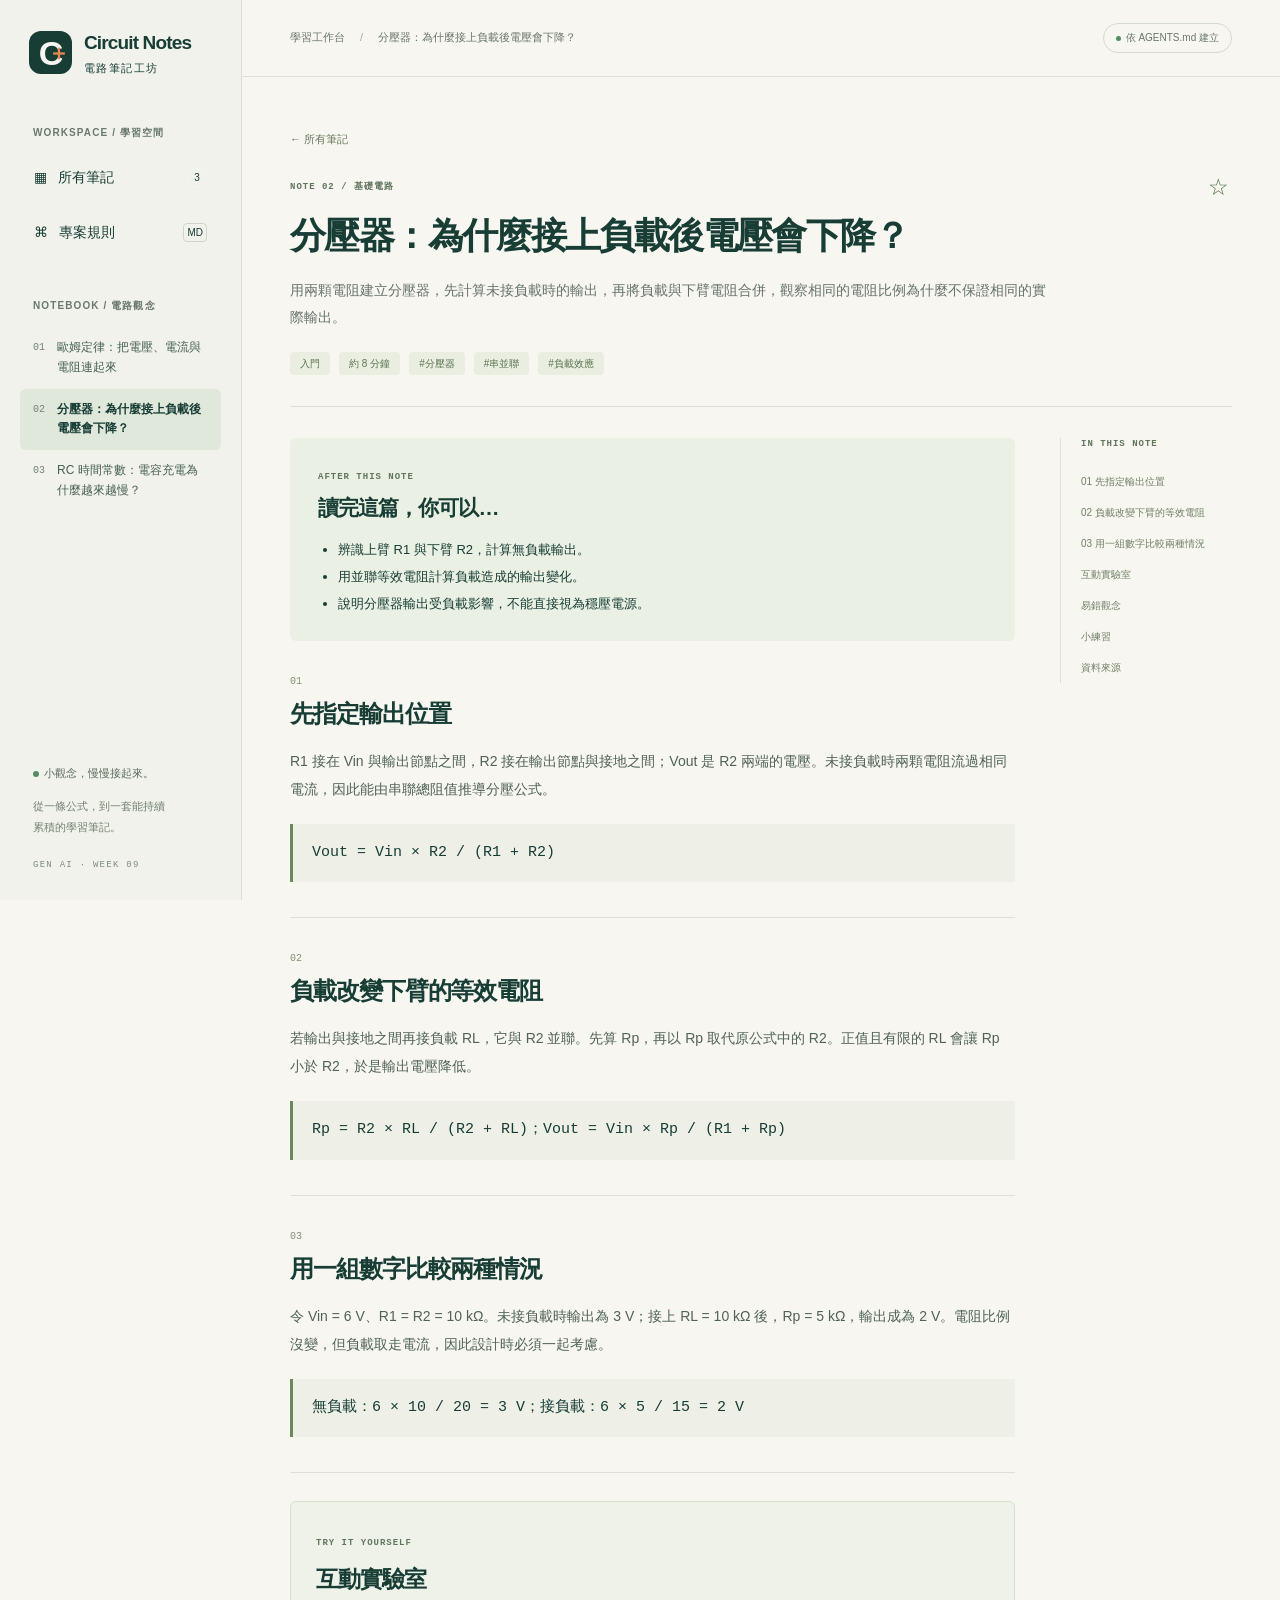
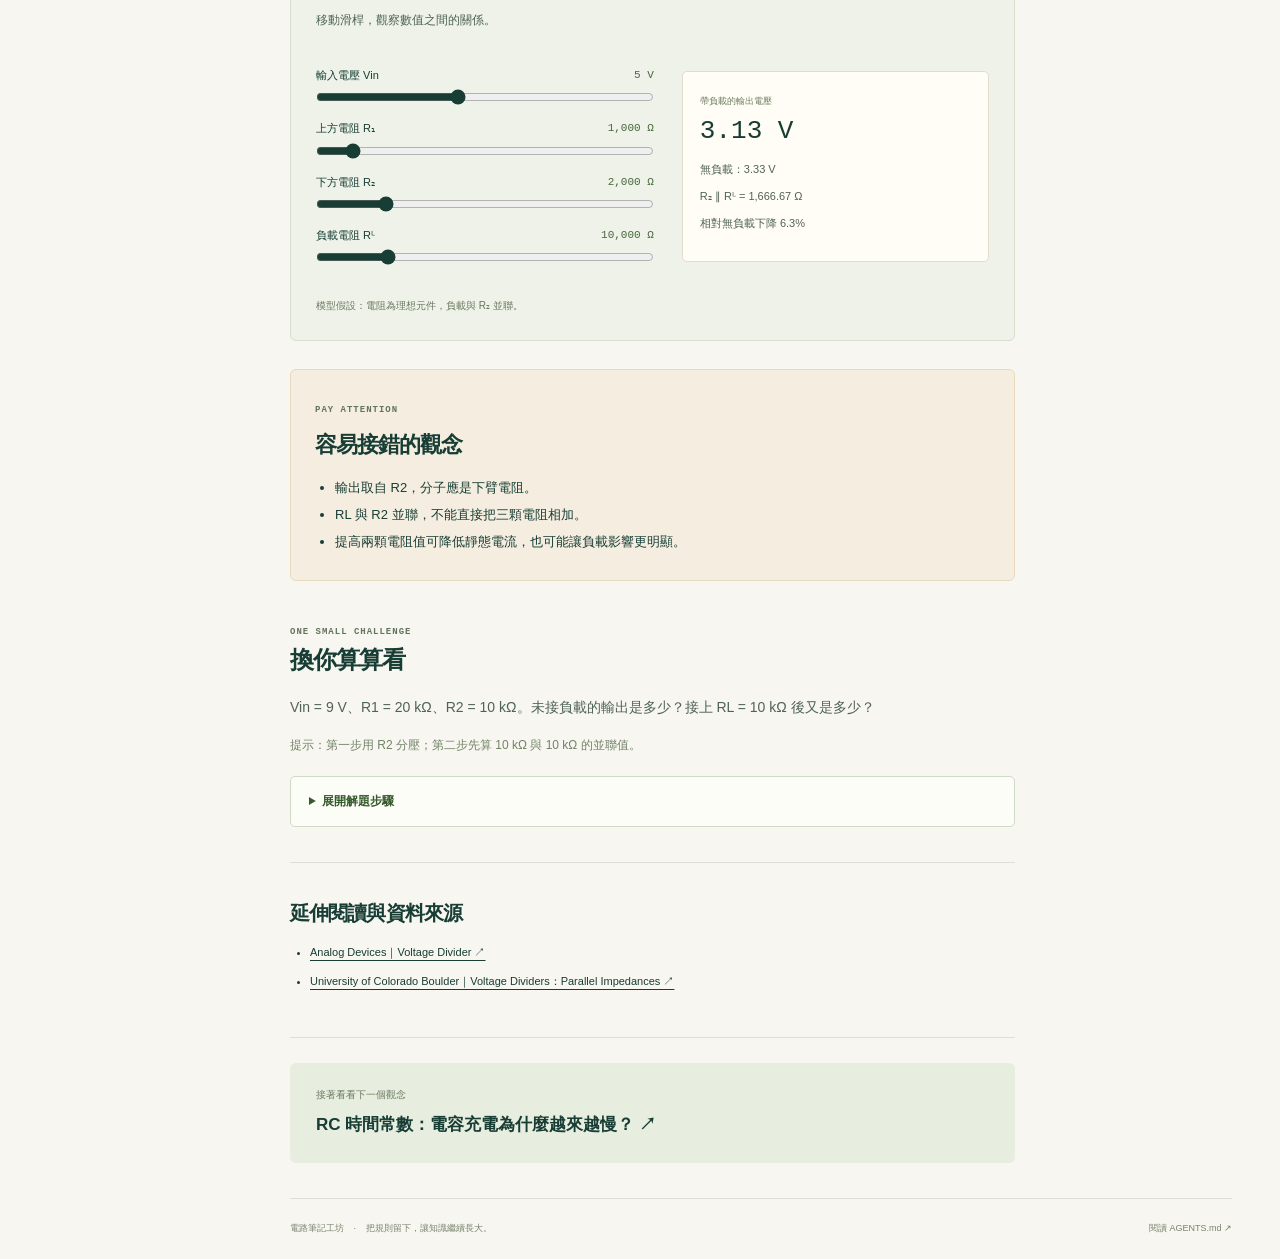
<file: docs/lessons/voltage-divider.html>
<!doctype html>
<html lang="zh-Hant"><head><meta charset="utf-8"><meta name="viewport" content="width=device-width, initial-scale=1">
<title>分壓器：為什麼接上負載後電壓會下降？｜Circuit Notes 電路筆記工坊</title><meta name="description" content="用兩顆電阻建立分壓器，先計算未接負載時的輸出，再將負載與下臂電阻合併，觀察相同的電阻比例為什麼不保證相同的實際輸出。">
<meta name="theme-color" content="#173d35"><link rel="icon" href="../assets/favicon.svg" type="image/svg+xml">
<link rel="stylesheet" href="../assets/styles.css"><script defer src="../assets/app.js"></script></head>
<body><a class="skip-link" href="#main">跳至主要內容</a>
<aside class="sidebar"><a class="brand" href="../index.html" aria-label="Circuit Notes 首頁"><span class="brand-symbol">C<span>＋</span></span><span>Circuit Notes<small>電路筆記工坊</small></span></a>
<span class="nav-label">WORKSPACE / 學習空間</span><nav aria-label="主要導覽"><a class="nav-main " href="../index.html" ><span aria-hidden="true">▦</span>所有筆記<span class="count">3</span></a><a class="nav-main " href="../rules.html"><span aria-hidden="true">⌘</span>專案規則<span class="tiny">MD</span></a></nav>
<span class="nav-label notes-label">NOTEBOOK / 電路觀念</span><nav aria-label="課文導覽"><a href="../lessons/ohms-law.html" class="lesson-nav " ><span>01</span>歐姆定律：把電壓、電流與電阻連起來</a><a href="../lessons/voltage-divider.html" class="lesson-nav active" aria-current="page"><span>02</span>分壓器：為什麼接上負載後電壓會下降？</a><a href="../lessons/rc-time-constant.html" class="lesson-nav " ><span>03</span>RC 時間常數：電容充電為什麼越來越慢？</a></nav>
<div class="sidebar-bottom"><span class="status-dot"></span>小觀念，慢慢接起來。<p>從一條公式，到一套能持續<br>累積的學習筆記。</p><span class="edition">GEN AI · WEEK 09</span></div></aside>
<div class="workspace"><header class="topbar"><span>學習工作台 <b>/</b> 分壓器：為什麼接上負載後電壓會下降？</span><a href="../rules.html" class="rules-pill"><i></i>依 AGENTS.md 建立</a></header>
<main id="main"><div class="lesson-heading"><a href="../index.html" class="back-link">← 所有筆記</a><div class="lesson-heading-meta"><span class="eyebrow">NOTE 02 / 基礎電路</span><button class="bookmark" data-bookmark="voltage-divider" aria-label="收藏：分壓器：為什麼接上負載後電壓會下降？" aria-pressed="false"><span aria-hidden="true">☆</span></button></div><h1>分壓器：為什麼接上負載後電壓會下降？</h1><p>用兩顆電阻建立分壓器，先計算未接負載時的輸出，再將負載與下臂電阻合併，觀察相同的電阻比例為什麼不保證相同的實際輸出。</p><div class="lesson-meta"><span>入門</span><span>約 8 分鐘</span><span>#分壓器</span><span>#串並聯</span><span>#負載效應</span></div></div>
<div class="reading-layout"><article class="lesson-content"><section class="objectives"><span class="eyebrow">AFTER THIS NOTE</span><h2>讀完這篇，你可以…</h2><ul><li>辨識上臂 R1 與下臂 R2，計算無負載輸出。</li><li>用並聯等效電阻計算負載造成的輸出變化。</li><li>說明分壓器輸出受負載影響，不能直接視為穩壓電源。</li></ul></section><section class="lesson-section" id="section-1"><span class="section-index">01</span><h2>先指定輸出位置</h2><p>R1 接在 Vin 與輸出節點之間，R2 接在輸出節點與接地之間；Vout 是 R2 兩端的電壓。未接負載時兩顆電阻流過相同電流，因此能由串聯總阻值推導分壓公式。</p><div class="formula-box">Vout = Vin × R2 / (R1 + R2)</div></section><section class="lesson-section" id="section-2"><span class="section-index">02</span><h2>負載改變下臂的等效電阻</h2><p>若輸出與接地之間再接負載 RL，它與 R2 並聯。先算 Rp，再以 Rp 取代原公式中的 R2。正值且有限的 RL 會讓 Rp 小於 R2，於是輸出電壓降低。</p><div class="formula-box">Rp = R2 × RL / (R2 + RL)；Vout = Vin × Rp / (R1 + Rp)</div></section><section class="lesson-section" id="section-3"><span class="section-index">03</span><h2>用一組數字比較兩種情況</h2><p>令 Vin = 6 V、R1 = R2 = 10 kΩ。未接負載時輸出為 3 V；接上 RL = 10 kΩ 後，Rp = 5 kΩ，輸出成為 2 V。電阻比例沒變，但負載取走電流，因此設計時必須一起考慮。</p><div class="formula-box">無負載：6 × 10 / 20 = 3 V；接負載：6 × 5 / 15 = 2 V</div></section><section id="lab" class="lesson-section lab" data-lab="divider"><span class="eyebrow">TRY IT YOURSELF</span><h2>互動實驗室</h2><p>移動滑桿，觀察數值之間的關係。</p><div class="lab-layout"><div class="lab-controls"><label class="range-label" for="vin"><span>輸入電壓 Vin</span><output id="vin-value" for="vin">5 V</output></label><input type="range" id="vin" min="0" max="12" value="5" step="0.1" data-unit="V"><label class="range-label" for="r1"><span>上方電阻 R₁</span><output id="r1-value" for="r1">1000 Ω</output></label><input type="range" id="r1" min="100" max="10000" value="1000" step="100" data-unit="Ω"><label class="range-label" for="r2"><span>下方電阻 R₂</span><output id="r2-value" for="r2">2000 Ω</output></label><input type="range" id="r2" min="100" max="10000" value="2000" step="100" data-unit="Ω"><label class="range-label" for="load"><span>負載電阻 Rᴸ</span><output id="load-value" for="load">10000 Ω</output></label><input type="range" id="load" min="100" max="50000" value="10000" step="100" data-unit="Ω"></div><div class="lab-result" id="lab-result" role="status" aria-live="polite"></div></div><small class="model-note">模型假設：電阻為理想元件，負載與 R₂ 並聯。</small></section><section id="pitfalls" class="lesson-section pitfalls"><span class="eyebrow">PAY ATTENTION</span><h2>容易接錯的觀念</h2><ul><li>輸出取自 R2，分子應是下臂電阻。</li><li>RL 與 R2 並聯，不能直接把三顆電阻相加。</li><li>提高兩顆電阻值可降低靜態電流，也可能讓負載影響更明顯。</li></ul></section>
<section id="exercise" class="lesson-section exercise"><span class="eyebrow">ONE SMALL CHALLENGE</span><h2>換你算算看</h2><p>Vin = 9 V、R1 = 20 kΩ、R2 = 10 kΩ。未接負載的輸出是多少？接上 RL = 10 kΩ 後又是多少？</p><p class="hint">提示：第一步用 R2 分壓；第二步先算 10 kΩ 與 10 kΩ 的並聯值。</p><details><summary>展開解題步驟</summary><p>無負載：9 × 10 / (20 + 10) = 3 V。接負載後 Rp = 5 kΩ，Vout = 9 × 5 / (20 + 5) = 1.8 V。</p></details></section><section id="sources" class="lesson-section sources"><h2>延伸閱讀與資料來源</h2><ul><li><a href="https://www.analog.com/en/resources/glossary/voltage-divider.html" target="_blank" rel="noopener noreferrer">Analog Devices｜Voltage Divider ↗</a></li><li><a href="https://physicslabs.colorado.edu/courses/phys-3330/lab-guides/lab2/" target="_blank" rel="noopener noreferrer">University of Colorado Boulder｜Voltage Dividers：Parallel Impedances ↗</a></li></ul></section><a class="next-note" href="rc-time-constant.html"><span>接著看看下一個觀念</span><strong>RC 時間常數：電容充電為什麼越來越慢？ ↗</strong></a></article><aside class="toc" aria-label="本篇目錄"><span class="eyebrow">IN THIS NOTE</span><a href="#section-1">01 先指定輸出位置</a><a href="#section-2">02 負載改變下臂的等效電阻</a><a href="#section-3">03 用一組數字比較兩種情況</a><a href="#lab">互動實驗室</a><a href="#pitfalls">易錯觀念</a><a href="#exercise">小練習</a><a href="#sources">資料來源</a></aside></div></main><footer><span>電路筆記工坊 <b>·</b> 把規則留下，讓知識繼續長大。</span><a href="../AGENTS.md">閱讀 AGENTS.md ↗</a></footer></div>
</body></html>
</file>
<file: docs/assets/styles.css>
@charset "UTF-8";
:root{--ink:#173d35;--paper:#f7f6f0;--accent:#e78a51;--muted:#66736c;--line:#dedfd5;--white:#fff;--pale:#eaf0e8;--sidebar:242px}
*{box-sizing:border-box}html{scroll-behavior:smooth;scroll-padding-top:30px}body{margin:0;background:var(--paper);color:var(--ink);font:15px/1.75 -apple-system,BlinkMacSystemFont,"Segoe UI","Noto Sans TC","Microsoft JhengHei",sans-serif}a{color:inherit;text-decoration:none}button,input,select{font:inherit}button,a,input,select,summary{-webkit-tap-highlight-color:transparent}button{color:inherit}a:focus-visible,button:focus-visible,input:focus-visible,select:focus-visible,summary:focus-visible{outline:3px solid #a14819;outline-offset:4px}button{cursor:pointer}::selection{background:#f3c6a7}h1,h2,h3,p{margin:0}h1,h2,h3{line-height:1.4;letter-spacing:-.045em}svg{max-width:100%}[hidden]{display:none!important}.sr-only{position:absolute;width:1px;height:1px;padding:0;margin:-1px;overflow:hidden;clip:rect(0,0,0,0);white-space:nowrap;border:0}.skip-link{position:fixed;top:10px;left:10px;padding:10px 20px;background:var(--ink);color:white;z-index:20;transform:translateY(-160%)}.skip-link:focus{transform:none}
.sidebar{position:fixed;width:var(--sidebar);top:0;bottom:0;border-right:1px solid var(--line);padding:30px 20px;background:#f1f2eb;display:flex;flex-direction:column;z-index:5;overflow:auto}.brand{display:flex;align-items:center;gap:12px;margin:0 9px 48px;font-size:19px;font-weight:750;line-height:1.4;letter-spacing:-.045em;white-space:nowrap}.brand small{display:block;font-size:11px;letter-spacing:.13em;font-weight:500;margin-top:4px}.brand-symbol{position:relative;font-size:34px;background:var(--ink);border-radius:12px;color:var(--paper);height:43px;width:43px;display:grid;place-items:center;line-height:1;flex-shrink:0}.brand-symbol>span{position:absolute;font-size:21px;color:var(--accent);top:11px;right:4px}.nav-label{font-size:10px;font-weight:650;letter-spacing:.11em;color:#6a796d;margin:0 13px 12px}.nav-main{display:flex;align-items:center;gap:11px;padding:12px 14px;border-radius:7px;font-size:14px;margin-bottom:6px}.nav-main.active{background:var(--ink);color:var(--paper)}.nav-main:hover:not(.active),.lesson-nav:hover{background:#e3e8df}.count,.tiny{margin-left:auto;font-size:10px;border:1px solid #ffffff35;border-radius:4px;min-width:20px;text-align:center;line-height:1.7}.tiny{border-color:#cfd4c8;padding:0 3px}.notes-label{margin-top:35px}.lesson-nav{display:flex;gap:12px;padding:11px 13px;border-radius:6px;font-size:12px;color:#465f51;line-height:1.65}.lesson-nav span{font:10px/2 ui-monospace,monospace;color:#728373}.lesson-nav.active{background:#e0e8dc;color:var(--ink);font-weight:650}.sidebar-bottom{margin-top:auto;padding:58px 13px 0;font-size:11px;color:#5b6d5e}.sidebar-bottom p{font-size:11px;line-height:1.9;color:#728071;margin-top:13px}.status-dot,.rules-pill i,.kicker i{display:inline-block;height:6px;width:6px;background:#548b62;border-radius:50%;margin-right:5px}.edition{display:block;font:9px ui-monospace,monospace;letter-spacing:.14em;margin-top:22px;color:#7e8b7b}
.workspace{margin-left:var(--sidebar)}.topbar{height:77px;border-bottom:1px solid var(--line);padding:0 48px;display:flex;align-items:center;justify-content:space-between;font-size:11px;color:#69766c;gap:10px}.topbar b{font-weight:400;padding:0 12px;color:#a6ada1}.rules-pill{border:1px solid #d3dbcc;border-radius:100px;padding:5px 12px;font-size:10px;white-space:nowrap}.rules-pill i{height:5px;width:5px}.workspace main{max-width:1320px;padding:48px 48px 35px;margin:auto}.hero{display:grid;grid-template-columns:1.08fr 1fr;gap:35px;align-items:center;padding:2px 0 44px;border-bottom:1px solid var(--line)}.kicker{font-size:9px;letter-spacing:.16em;font-weight:700;display:block;margin-bottom:19px}.kicker i{background:var(--accent);width:5px;height:5px}.hero h1{font-size:clamp(31px,3.15vw,50px);font-weight:800;line-height:1.45;letter-spacing:-.06em}.hero h1>span{position:relative;isolation:isolate;white-space:nowrap}.hero h1>span:after{content:"";position:absolute;bottom:4px;left:1px;right:1px;height:9px;background:#edb98e;z-index:-1;transform:rotate(-2deg)}.hero-copy>p{color:var(--muted);font-size:12px;line-height:2;margin-top:17px}.primary-button{display:inline-flex;align-items:center;gap:37px;background:var(--ink);color:#fff;padding:11px 20px;font-size:12px;border-radius:5px;margin-top:25px}.primary-button:hover{background:#28584a}.primary-button span{font-size:19px}.hero-meta{display:flex;gap:11px;align-items:center;font-size:9px;color:#758171;margin-top:23px;white-space:nowrap}.hero-meta i{width:3px;height:3px;background:#b8c1b0;border-radius:50%}.hero-board{position:relative;height:304px;border:1px solid #d3dacb;background-color:#edf0e6;background-image:linear-gradient(#79987513 1px,transparent 1px),linear-gradient(90deg,#79987513 1px,transparent 1px);background-size:20px 20px;border-radius:5px;box-shadow:7px 7px 0 #e5e8db;transform:rotate(1deg);padding:21px;overflow:hidden}.board-top{display:flex;justify-content:space-between;font:8px ui-monospace,monospace;letter-spacing:.12em;color:#708268}.hero-board>svg{width:100%;height:195px;transform:translate(-24px,-7px)}.hero-board svg path,.diagram-link svg path{stroke:var(--ink);fill:none;stroke-width:2;stroke-linecap:round;stroke-linejoin:round}.hero-board svg circle,.diagram-link svg circle{stroke:var(--ink);fill:none;stroke-width:2}.hero-board svg .node,.diagram-link svg .node{fill:var(--accent);stroke:var(--ink)}.hero-board svg text,.diagram-link svg text{fill:var(--ink);font:13px ui-monospace,monospace}.formula-sticker{position:absolute;background:#efbc88;right:14px;bottom:49px;padding:14px 19px;transform:rotate(-5deg);box-shadow:2px 5px 6px #173d3515}.formula-sticker>*{display:block}.formula-sticker small{font-size:8px}.formula-sticker strong{font:24px/1.8 ui-monospace,monospace;font-weight:650}.formula-sticker>span{font-size:8px}.board-caption{position:absolute;bottom:18px;left:22px;font-size:9px;color:#75846b}.board-plus{position:absolute;right:17px;bottom:12px;color:#95a48b;font-size:20px}.notebook-section{padding-top:36px}.section-title{display:flex;align-items:flex-end;justify-content:space-between;margin-bottom:23px}.eyebrow{font:9px/1.5 ui-monospace,"Microsoft JhengHei",monospace;letter-spacing:.11em;color:#61755d;font-weight:600}.eyebrow b{padding:0 5px;font-weight:400;color:#99a38e}.section-title h2{font-size:23px;margin-top:7px}.result-count{font-size:10px;color:#7b8777}.filters{display:flex;align-items:center;gap:10px;margin-bottom:23px}.search-field{display:flex;align-items:center;gap:8px;flex:1;min-width:80px;border:1px solid var(--line);background:#fff;padding:9px 13px;border-radius:5px;height:40px}.search-field>span{font-size:20px;line-height:1}.search-field input{min-width:0;width:100%;border:0;background:none;color:var(--ink);font-size:11px;outline:none}.search-field:focus-within{outline:2px solid #a14819;outline-offset:2px}.select-field select{border:1px solid var(--line);background:white;border-radius:5px;padding:8px 12px;color:#52654f;font-size:10px;height:40px;max-width:130px}.saved-filter{display:flex;align-items:center;gap:5px;font-size:10px;white-space:nowrap;cursor:pointer}.saved-filter input{accent-color:var(--ink)}.note-grid{display:grid;grid-template-columns:repeat(3,minmax(0,1fr));gap:17px}.note-card{border:1px solid #d8decf;background:#fdfdf9;border-radius:7px;overflow:hidden;min-width:0;display:flex;flex-direction:column;transition:transform .16s,box-shadow .16s}.note-card:hover{transform:translateY(-3px);box-shadow:0 8px 16px #173d3509}.card-head{display:flex;align-items:center;justify-content:space-between;padding:13px 16px 0}.note-number{font:9px ui-monospace,monospace;letter-spacing:.09em;color:#788570}.bookmark{border:0;background:none;color:#52704e;font-size:23px;line-height:1.3;padding:0 3px;min-height:28px;min-width:28px}.bookmark[aria-pressed=true]{color:#9a481e}.diagram-link{height:115px;background:#f1f4e9;margin:8px 14px 0;border-radius:3px;display:flex;align-items:center;justify-content:center}.diagram-link svg{height:106px;width:100%;max-width:250px}.card-body{padding:17px 17px 19px;flex:1}.card-body .eyebrow{font-size:8px;letter-spacing:.03em}.card-body h3{font-size:17px;line-height:1.55;margin-top:7px;margin-bottom:10px;font-weight:750}.card-body p{font-size:11px;line-height:1.95;color:#6c7964}.tags{display:flex;gap:6px;flex-wrap:wrap;margin-top:17px}.tags span{font-size:8px;color:#6b7c60;background:#edf1e6;padding:2px 5px;border-radius:3px}.card-bottom{display:flex;align-items:center;justify-content:space-between;gap:6px;border-top:1px solid #e3e7da;padding:13px 16px;font-size:8px;color:#6b7b61}.card-bottom b{font-weight:400;padding:0 3px}.card-bottom>span:last-child{font-weight:700;color:var(--ink)}.storage-note{font-size:10px;color:#76836e;margin-top:13px}.empty-state{border:1px dashed #b6c4ab;text-align:center;padding:40px;border-radius:5px}.empty-state p{font-size:12px;color:var(--muted);margin:7px 0 10px}.text-button{border:0;background:transparent;padding:2px 0;font-size:11px;text-decoration:underline;text-underline-offset:4px}.extension-banner{display:flex;align-items:center;gap:22px;margin-top:35px;padding:26px 28px;background:#eaf0e4;border:1px solid #d8e1cd;border-radius:6px}.extension-icon{font:42px/1 ui-monospace,monospace;font-weight:300;color:#728b62}.extension-banner h2{font-size:19px;margin:6px 0 8px}.extension-banner p{font-size:11px;line-height:1.9;color:#6a7a60}.secondary-button{margin-left:auto;white-space:nowrap;display:inline-flex;font-size:10px;border:1px solid #b7c5ac;padding:9px 13px;border-radius:4px}.secondary-button:hover{background:#dde7d5}footer{border-top:1px solid var(--line);display:flex;justify-content:space-between;align-items:center;gap:15px;margin:0 48px;padding:22px 0;font-size:9px;color:#78846e}footer b{padding:0 7px;font-weight:400}footer a{white-space:nowrap}
.lesson-heading{padding:0 0 31px;border-bottom:1px solid var(--line)}.back-link{font-size:11px;color:#65785d}.lesson-heading-meta{margin-top:22px;display:flex;justify-content:space-between;align-items:center}.lesson-heading h1{font-size:36px;max-width:850px;margin:6px 0 14px;line-height:1.5}.lesson-heading>p{color:var(--muted);font-size:14px;max-width:760px;line-height:1.95}.lesson-meta{display:flex;gap:9px;flex-wrap:wrap;margin-top:20px}.lesson-meta span{font-size:10px;background:#e9eee1;padding:3px 10px;border-radius:4px;color:#5a7350}.reading-layout{display:grid;grid-template-columns:minmax(0,1fr) 172px;gap:45px;padding-top:31px}.lesson-content{min-width:0;max-width:760px}.objectives{background:#eaf0e3;padding:23px 28px;border-radius:6px}.objectives h2{font-size:21px;margin-top:6px}.objectives ul,.pitfalls ul{padding-left:20px;font-size:13px;line-height:2.1;margin-bottom:0}.lesson-section{padding:35px 0;border-bottom:1px solid var(--line);scroll-margin-top:25px}.lesson-section h2{font-size:24px;margin-bottom:15px;line-height:1.5}.lesson-section p{font-size:14px;line-height:2;color:#4f6354;margin:12px 0}.section-index{font:10px ui-monospace,monospace;color:#829176;display:block;margin-bottom:9px}.formula-box{font:15px/1.9 ui-monospace,"Microsoft JhengHei",monospace;background:#eef0e8;border-left:3px solid #6b8a59;padding:15px 19px;margin-top:21px;overflow-wrap:anywhere;white-space:pre-wrap}.toc{position:sticky;top:30px;align-self:start;border-left:1px solid var(--line);padding-left:20px;font-size:10px}.toc>.eyebrow{display:block;margin-bottom:14px}.toc a{display:block;color:#708067;padding:7px 0;line-height:1.7}.toc a:hover{text-decoration:underline}.lab{background:#eef2e8;padding:25px;border:1px solid #d5dfcc;border-radius:6px;margin-top:28px}.lab h2{font-size:23px;margin:8px 0}.lab>p{font-size:12px}.lab-layout{display:grid;grid-template-columns:1.1fr 1fr;gap:28px;margin-top:22px;align-items:center}.range-label{display:flex;justify-content:space-between;gap:6px;font-size:11px;margin:12px 0 3px}.range-label output{font:11px/1.75 ui-monospace,monospace;color:#47693b}.lab-controls input{display:block;width:100%;accent-color:var(--ink);margin:4px 0 14px;cursor:pointer}.lab-result{padding:22px 17px;background:#fffdf5;border:1px solid #e1ddcb;border-radius:5px;min-width:0}.lab-result small{font-size:9px;display:block;color:#6c7d60}.lab-result strong{font:26px/1.7 ui-monospace,monospace;display:block;overflow-wrap:anywhere}.lab-result p{font-size:11px;margin:5px 0}.model-note{font-size:10px;display:block;margin-top:18px;color:#68795f}.pitfalls{background:#f5eee0;padding:24px;border:1px solid #e8d9bc;border-radius:6px;margin-top:28px}.pitfalls h2{font-size:22px;margin:8px 0}.exercise .hint{color:#728368;font-size:12px}details{border:1px solid #cfdbc6;background:#fdfdf7;border-radius:5px;padding:14px 18px;margin-top:19px}summary{cursor:pointer;color:#345b2a;font-size:12px;font-weight:600}details p{font-size:13px!important}.sources h2{font-size:20px}.sources ul{padding-left:20px;font-size:11px;overflow-wrap:anywhere}.sources li{margin-bottom:10px}.sources a{text-decoration:underline;text-underline-offset:4px}.next-note{display:block;background:#e7eddf;border-radius:6px;padding:23px 26px;margin-top:25px}.next-note span{font-size:10px;color:#6c7d60;display:block}.next-note strong{font-size:17px;line-height:1.7;display:block;margin-top:7px}#rc-chart{display:block;margin-top:20px;background:#fffdf7;border-radius:4px;max-height:220px;width:100%}.chart-grid{stroke:#d9dfcf;stroke-width:1;fill:none}.chart-curve{stroke:var(--ink);stroke-width:3;fill:none}#rc-point{fill:#c7652b;stroke:white;stroke-width:2}#rc-chart text{font:10px ui-monospace,monospace;fill:#65745c}
.rules-heading h1{font-size:40px;line-height:1.5}.rules-heading>p{font-size:13px;line-height:2;color:#6b7962;max-width:680px;margin-top:17px}.workflow{display:grid;grid-template-columns:repeat(4,1fr);margin:32px 0;gap:18px;border-block:1px solid var(--line);padding:25px 0}.workflow>div>span{font:11px ui-monospace,monospace;color:#8c603b}.workflow h2{font-size:16px;margin:9px 0}.workflow p{font-size:10px;color:#6f7e66}.rules-document{background:#fffdf6;border:1px solid #d2dbc6;border-radius:5px;overflow:hidden}.code-toolbar{background:#e7eddf;padding:13px 20px;display:flex;align-items:center;justify-content:space-between;font:12px ui-monospace,monospace;gap:10px}.code-toolbar small{font:10px system-ui;color:#697d5e}.code-toolbar>div{display:flex;gap:18px;font-size:11px}.rules-document pre{white-space:pre-wrap;overflow-wrap:anywhere;font:12px/1.95 ui-monospace,"Microsoft JhengHei",monospace;padding:25px;margin:0;color:#3f5940;max-height:680px;overflow:auto}
@media(min-width:1600px){.hero h1{font-size:50px}.hero-board{height:340px}.hero-board>svg{height:230px}.hero-copy>p{font-size:14px}.card-body h3{font-size:19px}.card-body p{font-size:12px}.card-bottom{font-size:10px}.diagram-link{height:145px}.diagram-link svg{height:130px}.card-body{padding:21px}.hero-meta{font-size:10px}.topbar{padding-inline:60px}.workspace main{padding-inline:60px}}
@media(max-width:1180px){:root{--sidebar:210px}.sidebar{padding:27px 14px}.brand{font-size:17px;gap:10px}.brand-symbol{height:38px;width:38px;font-size:30px}.brand-symbol>span{top:8px;right:2px}.nav-label{font-size:8px}.topbar{padding-inline:30px}.workspace main{padding:35px 30px}.hero{gap:23px}.hero-board{height:280px;padding:16px}.hero h1{font-size:33px}.formula-sticker{right:10px;bottom:45px;padding:11px}.formula-sticker strong{font-size:22px}.hero-meta{gap:7px;font-size:8px}.filters{flex-wrap:wrap}.search-field{flex-basis:220px}.card-body h3{font-size:15px}.card-body p{font-size:10px}.card-bottom{padding-inline:12px;font-size:8px;flex-wrap:wrap}.note-grid{gap:12px}.reading-layout{grid-template-columns:minmax(0,1fr) 135px;gap:25px}.toc{padding-left:13px}.lesson-heading h1{font-size:31px}footer{margin-inline:30px}}
@media(max-width:950px){:root{--sidebar:190px}.sidebar{padding-inline:10px}.brand{font-size:15px;margin-inline:7px}.brand small{font-size:9px}.hero{grid-template-columns:1fr}.hero-board{height:250px;max-width:none}.hero-board>svg{width:65%;height:185px;margin-left:15px;transform:none}.formula-sticker{right:35px;bottom:50px}.hero h1{font-size:39px}.hero-copy>p br{display:none}.hero-meta{font-size:10px;margin-top:21px}.note-grid{grid-template-columns:1fr}.note-card{display:grid;grid-template-columns:140px 1fr;position:relative}.card-head{position:absolute;top:0;left:0;right:0;padding:10px}.bookmark{background:#fdfdf9d9;border-radius:3px}.diagram-link{grid-column:1;grid-row:1/3;height:100%;margin:0;border-radius:0;min-height:190px;padding-top:15px}.card-body{grid-column:2;padding:39px 18px 15px}.card-body h3{font-size:17px}.card-body p{font-size:11px}.card-bottom{grid-column:2;padding:12px 18px;font-size:9px}.tags{margin-top:11px}.extension-banner{padding:22px 18px;gap:15px;flex-wrap:wrap}.extension-banner h2{font-size:17px}.secondary-button{margin-left:48px}.extension-banner p br{display:none}.reading-layout{grid-template-columns:1fr}.toc{display:none}.lab-layout{gap:20px}.workflow{grid-template-columns:repeat(2,1fr)}.rules-heading h1{font-size:34px}}
@media(max-width:650px){.sidebar{position:relative;width:100%;padding:17px 20px;border-right:0;border-bottom:1px solid var(--line);display:block;overflow:visible}.brand{font-size:18px;margin:0;max-width:210px}.brand small{font-size:10px}.brand-symbol{height:39px;width:39px}.sidebar>.nav-label,.sidebar>nav[aria-label="課文導覽"],.sidebar-bottom{display:none}.sidebar>nav[aria-label="主要導覽"]{display:flex;gap:8px;margin-top:19px}.nav-main{font-size:12px;padding:8px 12px;margin:0;flex:1;justify-content:center}.nav-main .count,.nav-main .tiny{margin-left:4px}.workspace{margin-left:0}.topbar{height:53px;padding-inline:20px;font-size:10px}.topbar b{padding:0 5px}.rules-pill{font-size:8px;padding:4px 8px}.workspace main{padding:28px 20px}.hero{padding-bottom:30px;gap:24px}.kicker{font-size:8px;margin-bottom:16px}.hero h1{font-size:38px}.hero-copy>p{font-size:12px;margin-top:13px}.hero-copy>p br{display:block}.hero-meta{font-size:9px}.primary-button{margin-top:21px}.hero-board{height:235px;transform:rotate(.6deg)}.hero-board>svg{width:75%;margin-left:0;height:168px}.formula-sticker{right:15px;bottom:44px;padding:10px 13px}.formula-sticker strong{font-size:23px}.board-caption{font-size:8px;left:16px}.section-title h2{font-size:21px}.result-count{font-size:9px;white-space:nowrap;margin-left:5px}.notebook-section{padding-top:28px}.filters{gap:8px}.search-field{flex-basis:100%}.select-field{flex:1;min-width:0}.select-field select{width:100%;max-width:none}.saved-filter{font-size:10px}.note-card{grid-template-columns:110px 1fr}.diagram-link{min-height:220px}.card-body{padding:37px 13px 12px}.card-body h3{font-size:16px}.card-body p{font-size:10px}.tags{gap:4px}.tags span{font-size:7px}.card-bottom{padding:10px 13px;font-size:8px}.extension-banner{margin-top:27px;gap:15px}.extension-icon{font-size:33px}.extension-banner>div{flex:1;min-width:0}.extension-banner h2{font-size:16px}.extension-banner p{font-size:10px}.secondary-button{margin-left:46px;font-size:10px}.extension-banner .eyebrow{font-size:8px}footer{margin-inline:20px;padding-block:19px;flex-direction:column;align-items:flex-start;font-size:8px;gap:8px}.lesson-heading h1{font-size:29px}.lesson-heading>p{font-size:12px}.lesson-section{padding-block:28px}.lesson-section h2{font-size:22px}.lesson-section p{font-size:13px}.objectives{padding:20px}.objectives ul{font-size:12px;padding-left:18px}.formula-box{font-size:13px;padding:13px}.lab{padding:20px}.lab-layout{grid-template-columns:1fr;gap:8px}.lab-result{padding:15px}.lab-result strong{font-size:25px}.pitfalls{padding:20px}.pitfalls ul{font-size:12px}.rules-heading h1{font-size:31px}.rules-heading>p{font-size:12px}.workflow{gap:20px 10px}.rules-document pre{padding:17px;font-size:10px}.code-toolbar{padding:12px;font-size:10px}.code-toolbar small{display:none}.code-toolbar>div{gap:10px}.next-note{padding:20px}.next-note strong{font-size:16px}}
@media(prefers-reduced-motion:reduce){html{scroll-behavior:auto}.note-card{transition:none}.note-card:hover{transform:none}}
</file>
